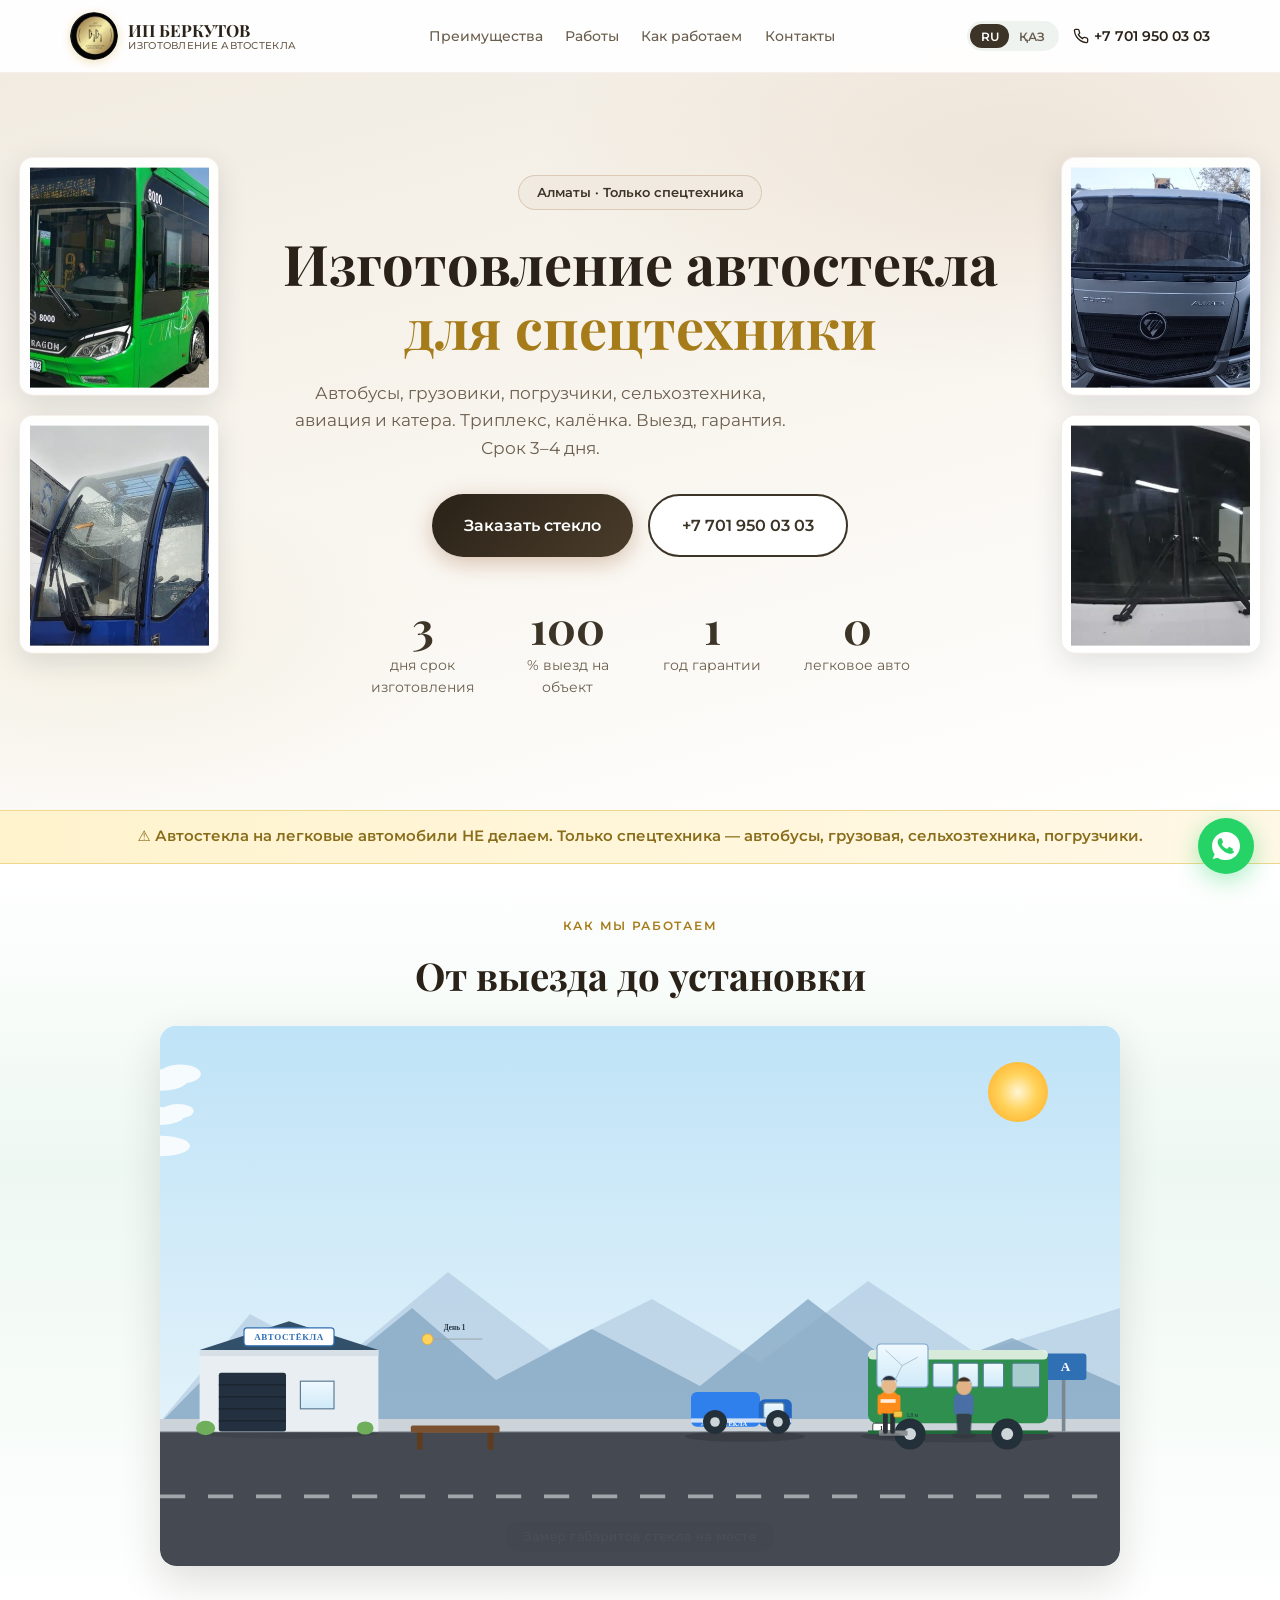
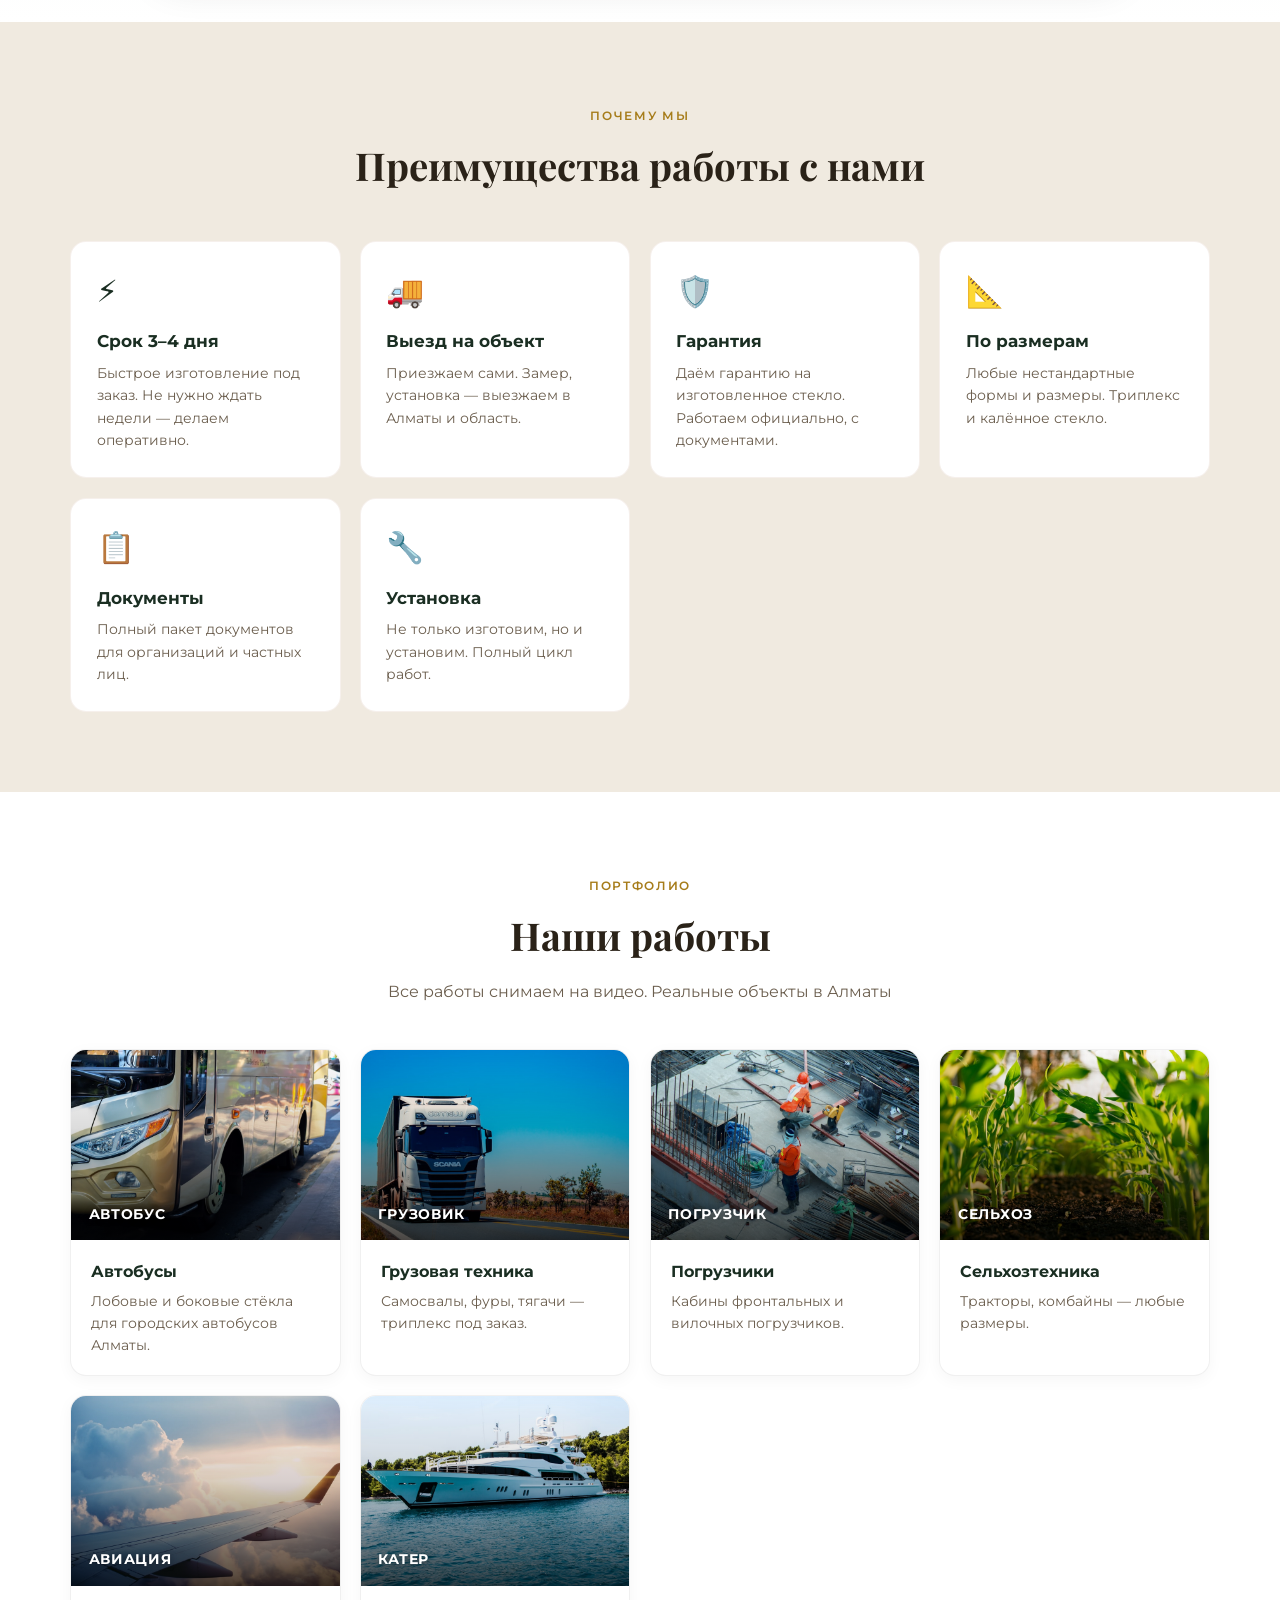
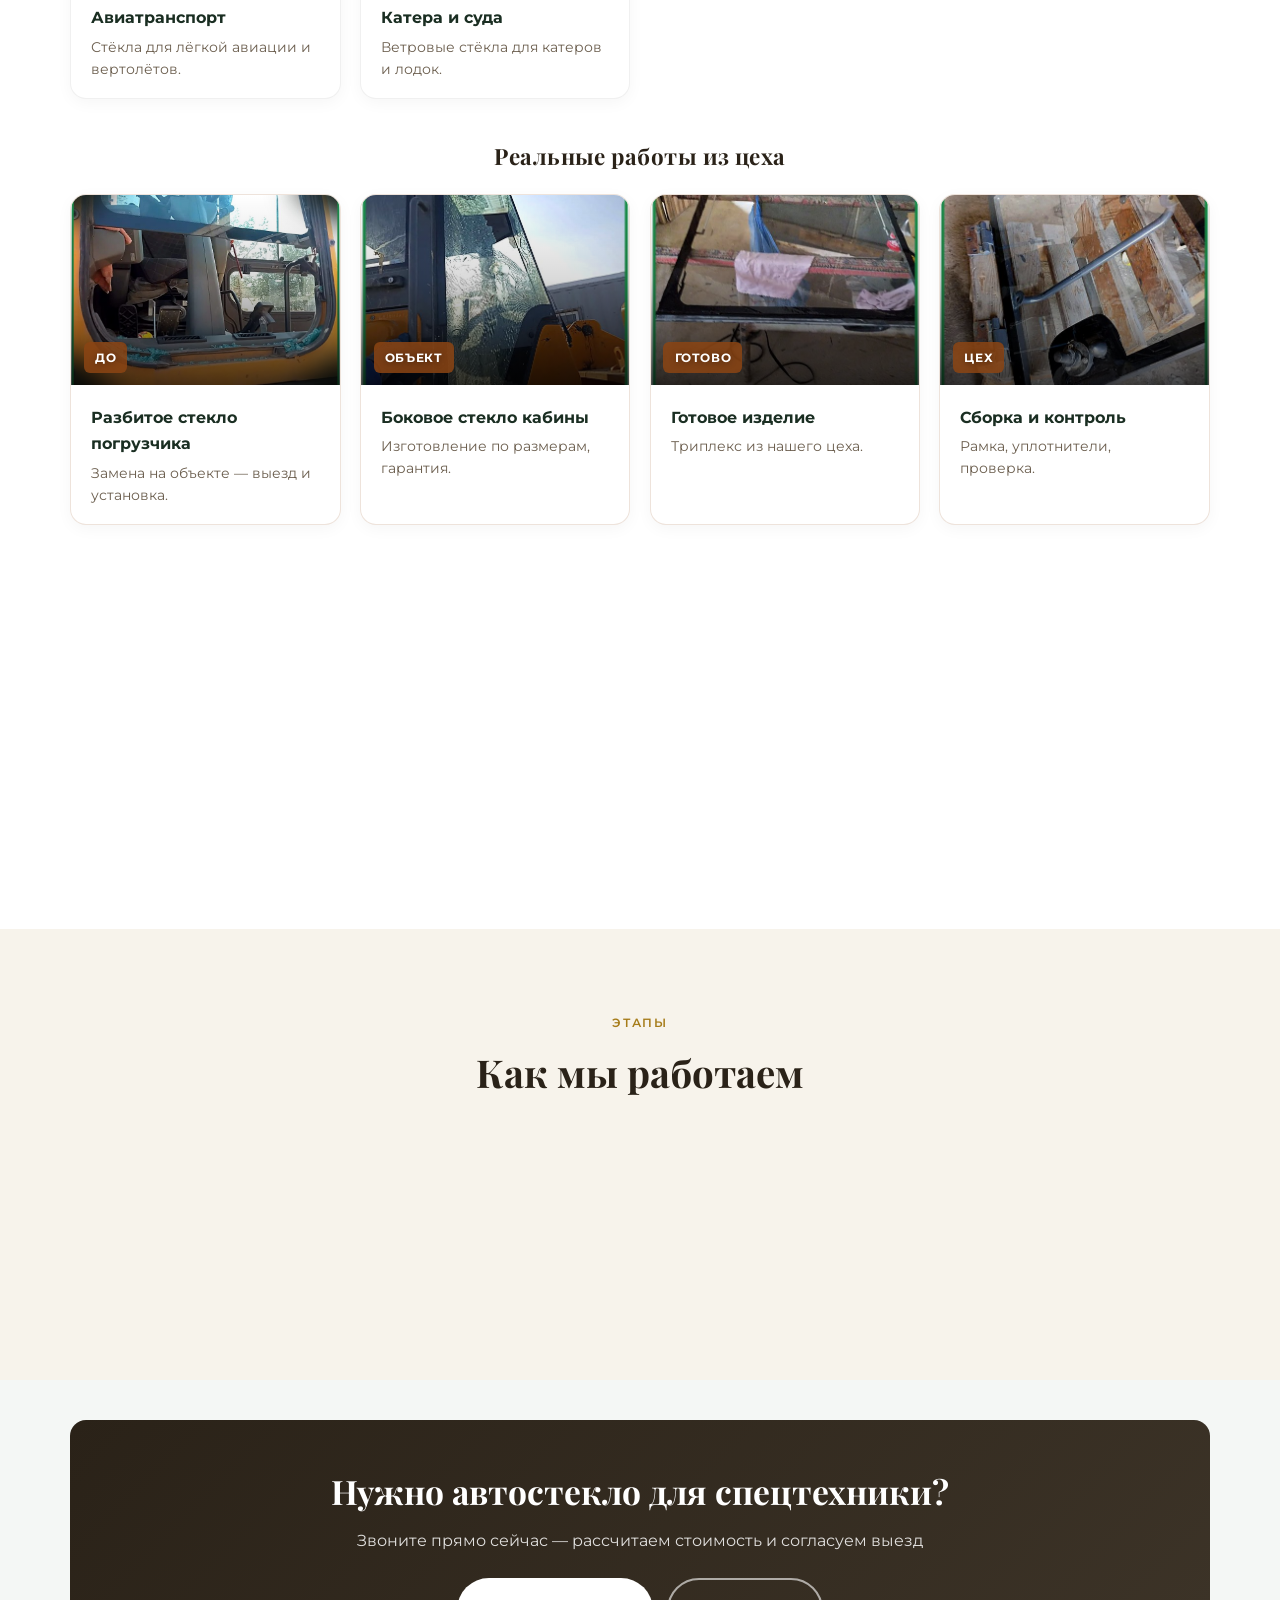
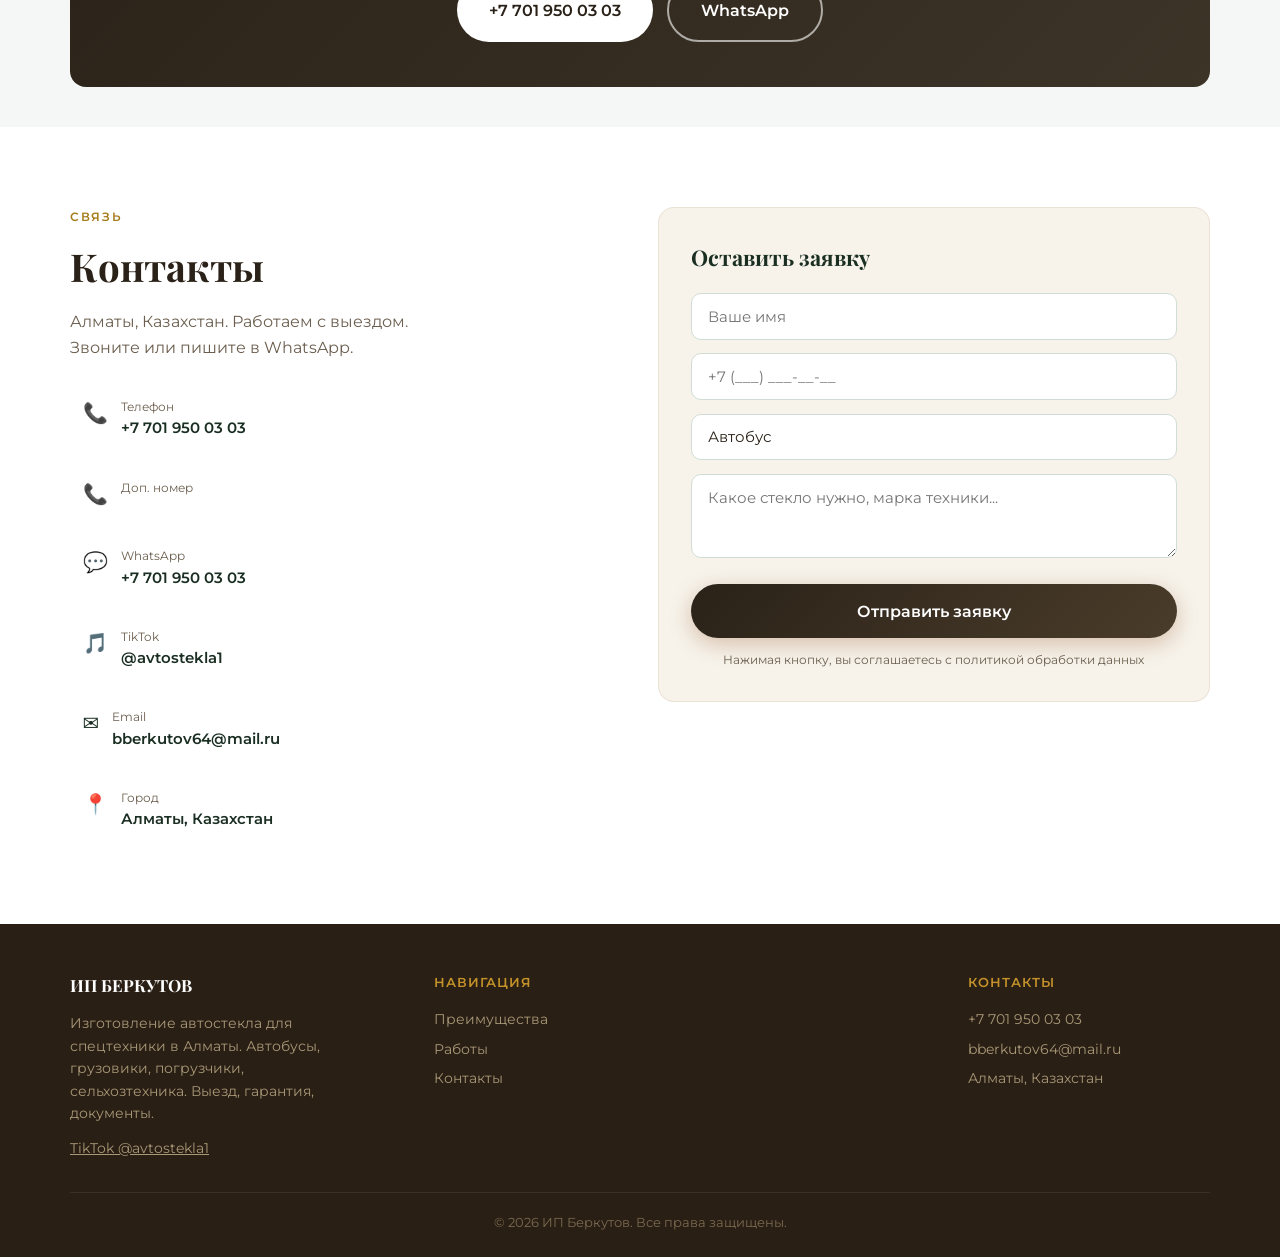
<file: index.html>
<!DOCTYPE html>
<html lang="ru">
<head>
  <meta charset="UTF-8">
  <meta name="viewport" content="width=device-width, initial-scale=1.0">
  <title>ИП Беркутов — Изготовление автостекла для спецтехники | Алматы</title>
  <meta name="description" content="Изготовление и установка автостекла для автобусов, грузовых, погрузчиков и сельхозтехники в Алматы. Выезд, гарантия, документы. Срок 3–4 дня.">
  <link rel="preconnect" href="https://fonts.googleapis.com">
  <link rel="preconnect" href="https://fonts.gstatic.com" crossorigin>
  <link href="https://fonts.googleapis.com/css2?family=Montserrat:wght@400;500;600;700;800&family=Playfair+Display:wght@600;700&display=swap" rel="stylesheet">
  <link rel="stylesheet" href="styles.css">
</head>
<body>
  <div class="preloader" id="preloader">
    <div class="preloader-inner">
      <div class="logo-preloader">ИП БЕРКУТОВ</div>
      <div class="loader-bar"><div class="loader-progress"></div></div>
    </div>
  </div>

  <a href="https://wa.me/77019500303" class="whatsapp-float" target="_blank" aria-label="WhatsApp">
    <svg viewBox="0 0 32 32" fill="currentColor"><path d="M16.004 0h-.008C7.174 0 .004 7.17.004 16c0 3.5 1.128 6.744 3.046 9.378L.69 30.83l5.63-1.477A15.9 15.9 0 0 0 16 32c8.83 0 16-7.17 16-16S24.83 0 16.004 0zm9.35 22.606c-.392 1.104-1.936 2.02-3.184 2.286-.848.18-1.954.322-5.68-1.222-4.776-1.98-7.86-6.84-8.1-7.156-.232-.316-1.936-2.58-1.936-4.92 0-2.34 1.224-3.49 1.66-3.968.392-.434.87-.542 1.16-.542.29 0 .58.002.834.016.268.012.626-.102.98.748.36.87 1.224 3 1.332 3.22.108.22.18.478.036.77-.14.29-.21.47-.414.722-.204.25-.43.56-.614.75-.204.22-.416.458-.178.9.238.44 1.06 1.75 2.276 2.834 1.564 1.396 2.884 1.83 3.296 2.034.412.204.652.17.894-.102.25-.278 1.06-1.236 1.342-1.66.282-.426.564-.354.95-.212.39.142 2.46 1.16 2.882 1.372.42.212.7.318.802.496.1.178.1 1.03-.29 2.134z"/></svg>
  </a>

  <div class="nav-overlay" id="navOverlay"></div>
  <header class="header" id="header">
    <div class="container header-inner">
      <a href="#" class="logo">
        <span class="logo-mark">
          <img src="logo.png" alt="ИП Беркутов — Изготовление автостекла" width="52" height="52">
        </span>
        <span class="logo-text-wrap">
          <span class="logo-gold">ИП БЕРКУТОВ</span>
          <span class="logo-sub">Изготовление автостекла</span>
        </span>
      </a>
      <nav class="nav" id="nav">
        <a href="#advantages" data-i18n="nav_advantages">Преимущества</a>
        <a href="#works" data-i18n="nav_works">Работы</a>
        <a href="#story" data-i18n="nav_process">Как работаем</a>
        <a href="#contacts" data-i18n="nav_contacts">Контакты</a>
      </nav>
      <div class="header-right">
        <div class="lang-switch">
          <button class="lang-btn active" data-lang="ru">RU</button>
          <button class="lang-btn" data-lang="kk">ҚАЗ</button>
        </div>
        <a href="tel:+77019500303" class="header-phone">
          <svg width="16" height="16" viewBox="0 0 24 24" fill="none" stroke="currentColor" stroke-width="2"><path d="M22 16.92v3a2 2 0 0 1-2.18 2 19.79 19.79 0 0 1-8.63-3.07 19.5 19.5 0 0 1-6-6 19.79 19.79 0 0 1-3.07-8.67A2 2 0 0 1 4.11 2h3a2 2 0 0 1 2 1.72 12.84 12.84 0 0 0 .7 2.81 2 2 0 0 1-.45 2.11L8.09 9.91a16 16 0 0 0 6 6l1.27-1.27a2 2 0 0 1 2.11-.45 12.84 12.84 0 0 0 2.81.7A2 2 0 0 1 22 16.92z"/></svg>
          +7 701 950 03 03
        </a>
        <button class="btn btn-primary btn-sm header-cta" data-open-modal data-i18n="cta_order">Заказать стекло</button>
        <button class="burger" id="burger" aria-label="Menu">
          <span></span><span></span><span></span>
        </button>
      </div>
    </div>
  </header>

  <section class="hero" id="hero">

    
    
    
    
    <div class="side-fleet side-left" aria-hidden="true">
      <div class="fleet-card fc1">
        <div class="fleet-photo" style="background-image:url(fleet-bus.jpg)"></div>
      </div>
      <div class="fleet-card fc2">
        <div class="fleet-photo" style="background-image:url(fleet-crane.jpg)"></div>
      </div>
    </div>
    <div class="side-fleet side-right" aria-hidden="true">
      <div class="fleet-card fc3">
        <div class="fleet-photo" style="background-image:url(fleet-truck.jpg)"></div>
      </div>
      <div class="fleet-card fc4">
        <div class="fleet-photo" style="background-image:url(fleet-bus2.jpg)"></div>
      </div>
    </div>
    <div class="hero-bg">
      <div class="hero-gradient"></div>
      <div class="hero-particles" id="particles"></div>
      <div class="hero-shape shape-1"></div>
      <div class="hero-shape shape-2"></div>
    </div>
    <div class="container hero-content">
      <div class="hero-badge" data-i18n="hero_badge">Алматы · Только спецтехника</div>
      <h1 class="hero-title">
        <span data-i18n="hero_title1">Изготовление автостекла</span>
        <span class="gold" data-i18n="hero_title2">для спецтехники</span>
      </h1>
      <p class="hero-subtitle" data-i18n="hero_subtitle">Автобусы, грузовики, погрузчики, сельхозтехника, авиация и катера. Триплекс, калёнка. Выезд, гарантия. Срок 3–4 дня.</p>
      <div class="hero-actions">
        <button class="btn btn-primary btn-lg" data-open-modal data-i18n="cta_order">Заказать стекло</button>
        <a href="tel:+77019500303" class="btn btn-outline btn-lg">+7 701 950 03 03</a>
      </div>
      <div class="hero-stats">
        <div class="stat">
          <div class="stat-num" data-count="3">0</div>
          <div class="stat-label" data-i18n="stat1">дня срок изготовления</div>
        </div>
        <div class="stat">
          <div class="stat-num" data-count="100">0</div>
          <div class="stat-label" data-i18n="stat2">% выезд на объект</div>
        </div>
        <div class="stat">
          <div class="stat-num" data-count="1">0</div>
          <div class="stat-label" data-i18n="stat3">год гарантии</div>
        </div>
        <div class="stat">
          <div class="stat-num" data-count="0">0</div>
          <div class="stat-label" data-i18n="stat4">легковое авто</div>
        </div>
      </div>
    </div>
    <div class="scroll-hint"><span></span></div>
  </section>

  <div class="warning-banner">
    <div class="container">
      <p data-i18n="warning">⚠ Автостекла на легковые автомобили НЕ делаем. Только спецтехника — автобусы, грузовая, сельхозтехника, погрузчики.</p>
    </div>
  </div>

  <!-- Photo strip -->
      
  <!-- Animated story reel -->
  
  
  
  
  
  <section class="story-reel" id="story">
    <div class="container">
      <div class="section-header" style="margin-bottom:1.2rem">
        <span class="section-tag">Как мы работаем</span>
        <h2 class="section-title">От выезда до установки</h2>
      </div>
      <div class="anim-wrap">
        <iframe class="anim-frame" src="anim.html" title="Процесс работы" loading="lazy"></iframe>
      </div>
    </div>
  </section>






  </div>
  </div>
  </div>


  <section class="section advantages" id="advantages">
    <div class="container">
      <div class="section-header light">
        <span class="section-tag" data-i18n="adv_tag">Почему мы</span>
        <h2 class="section-title" data-i18n="adv_title">Преимущества работы с нами</h2>
      </div>
      <div class="advantages-grid">
        <div class="adv-card" data-aos>
          <div class="adv-icon">⚡</div>
          <h3 data-i18n="adv1_title">Срок 3–4 дня</h3>
          <p data-i18n="adv1_desc">Быстрое изготовление под заказ. Не нужно ждать недели — делаем оперативно.</p>
        </div>
        <div class="adv-card" data-aos>
          <div class="adv-icon">🚚</div>
          <h3 data-i18n="adv2_title">Выезд на объект</h3>
          <p data-i18n="adv2_desc">Приезжаем сами. Замер, установка — выезжаем в Алматы и область.</p>
        </div>
        <div class="adv-card" data-aos>
          <div class="adv-icon">🛡️</div>
          <h3 data-i18n="adv3_title">Гарантия</h3>
          <p data-i18n="adv3_desc">Даём гарантию на изготовленное стекло. Работаем официально, с документами.</p>
        </div>
        <div class="adv-card" data-aos>
          <div class="adv-icon">📐</div>
          <h3 data-i18n="adv4_title">По размерам</h3>
          <p data-i18n="adv4_desc">Любые нестандартные формы и размеры. Триплекс и калённое стекло.</p>
        </div>
        <div class="adv-card" data-aos>
          <div class="adv-icon">📋</div>
          <h3 data-i18n="adv5_title">Документы</h3>
          <p data-i18n="adv5_desc">Полный пакет документов для организаций и частных лиц.</p>
        </div>
        <div class="adv-card" data-aos>
          <div class="adv-icon">🔧</div>
          <h3 data-i18n="adv6_title">Установка</h3>
          <p data-i18n="adv6_desc">Не только изготовим, но и установим. Полный цикл работ.</p>
        </div>
      </div>
    </div>
  </section>

  <section class="section works" id="works">
    <div class="container">
      <div class="section-header">
        <span class="section-tag" data-i18n="works_tag">Портфолио</span>
        <h2 class="section-title" data-i18n="works_title">Наши работы</h2>
        <p class="section-desc" data-i18n="works_desc">Все работы снимаем на видео. Реальные объекты в Алматы</p>
      </div>
      <div class="works-grid">
        <div class="work-card" data-aos>
          <div class="work-img" style="background-image:url(bus.jpg)"><div class="work-overlay"></div><span class="work-label">Автобус</span></div>
          <div class="work-body"><h3>Автобусы</h3><p>Лобовые и боковые стёкла для городских автобусов Алматы.</p></div>
        </div>
        <div class="work-card" data-aos>
          <div class="work-img" style="background-image:url(truck.jpg)"><div class="work-overlay"></div><span class="work-label">Грузовик</span></div>
          <div class="work-body"><h3>Грузовая техника</h3><p>Самосвалы, фуры, тягачи — триплекс под заказ.</p></div>
        </div>
        <div class="work-card" data-aos>
          <div class="work-img" style="background-image:url(loader.jpg)"><div class="work-overlay"></div><span class="work-label">Погрузчик</span></div>
          <div class="work-body"><h3>Погрузчики</h3><p>Кабины фронтальных и вилочных погрузчиков.</p></div>
        </div>
        <div class="work-card" data-aos>
          <div class="work-img" style="background-image:url(agro.jpg)"><div class="work-overlay"></div><span class="work-label">Сельхоз</span></div>
          <div class="work-body"><h3>Сельхозтехника</h3><p>Тракторы, комбайны — любые размеры.</p></div>
        </div>
        <div class="work-card" data-aos>
          <div class="work-img" style="background-image:url(plane.jpg)"><div class="work-overlay"></div><span class="work-label">Авиация</span></div>
          <div class="work-body"><h3>Авиатранспорт</h3><p>Стёкла для лёгкой авиации и вертолётов.</p></div>
        </div>
        <div class="work-card" data-aos>
          <div class="work-img" style="background-image:url(boat.jpg)"><div class="work-overlay"></div><span class="work-label">Катер</span></div>
          <div class="work-body"><h3>Катера и суда</h3><p>Ветровые стёкла для катеров и лодок.</p></div>
        </div>
      </div>

      <h3 class="works-subtitle" style="text-align:center;margin:2.5rem 0 1.2rem;font-family:'Playfair Display',serif;font-size:1.4rem;color:var(--green-dark)">Реальные работы из цеха</h3>
      <div class="works-grid works-real">
        <div class="work-card work-real" data-aos>
          <div class="work-img" style="background-image:url(real1.jpg)"><div class="work-overlay"></div><span class="work-label">До</span></div>
          <div class="work-body"><h3>Разбитое стекло погрузчика</h3><p>Замена на объекте — выезд и установка.</p></div>
        </div>
        <div class="work-card work-real" data-aos>
          <div class="work-img" style="background-image:url(real2.jpg)"><div class="work-overlay"></div><span class="work-label">Объект</span></div>
          <div class="work-body"><h3>Боковое стекло кабины</h3><p>Изготовление по размерам, гарантия.</p></div>
        </div>
        <div class="work-card work-real" data-aos>
          <div class="work-img" style="background-image:url(real3.jpg)"><div class="work-overlay"></div><span class="work-label">Готово</span></div>
          <div class="work-body"><h3>Готовое изделие</h3><p>Триплекс из нашего цеха.</p></div>
        </div>
        <div class="work-card work-real" data-aos>
          <div class="work-img" style="background-image:url(real4.jpg)"><div class="work-overlay"></div><span class="work-label">Цех</span></div>
          <div class="work-body"><h3>Сборка и контроль</h3><p>Рамка, уплотнители, проверка.</p></div>
        </div>
        <div class="work-card work-real" data-aos>
          <div class="work-img" style="background-image:url(real5.jpg)"><div class="work-overlay"></div><span class="work-label">MST</span></div>
          <div class="work-body"><h3>Кабина MST</h3><p>Нестандартная форма по образцу.</p></div>
        </div>
        <div class="work-card work-real" data-aos>
          <div class="work-img" style="background-image:url(real6.jpg)"><div class="work-overlay"></div><span class="work-label">Окно</span></div>
          <div class="work-body"><h3>Боковое окно / форточка</h3><p>Для автобусов и спецтехники.</p></div>
        </div>
      </div>

    </div>
  </section>

  <section class="section process" id="process">
    <div class="container">
      <div class="section-header">
        <span class="section-tag" data-i18n="process_tag">Этапы</span>
        <h2 class="section-title" data-i18n="process_title">Как мы работаем</h2>
      </div>
      <div class="process-timeline">
        <div class="process-step" data-aos>
          <div class="step-num">01</div>
          <h3 data-i18n="step1_title">Звонок / заявка</h3>
          <p data-i18n="step1_desc">Звоните или оставляете заявку. Описываете технику и что нужно.</p>
        </div>
        <div class="process-step" data-aos>
          <div class="step-num">02</div>
          <h3 data-i18n="step2_title">Замер</h3>
          <p data-i18n="step2_desc">Выезжаем на объект или принимаем ваши размеры. Уточняем детали.</p>
        </div>
        <div class="process-step" data-aos>
          <div class="step-num">03</div>
          <h3 data-i18n="step3_title">Изготовление</h3>
          <p data-i18n="step3_desc">Делаем стекло за 3–4 дня. Триплекс или калёнка — по задаче.</p>
        </div>
        <div class="process-step" data-aos>
          <div class="step-num">04</div>
          <h3 data-i18n="step4_title">Установка</h3>
          <p data-i18n="step4_desc">Привозим и устанавливаем. Гарантия и документы на руки.</p>
        </div>
      </div>
    </div>
  </section>

  <section class="section cta-section">
    <div class="container">
      <div class="cta-box">
        <h2 data-i18n="cta_title">Нужно автостекло для спецтехники?</h2>
        <p data-i18n="cta_desc">Звоните прямо сейчас — рассчитаем стоимость и согласуем выезд</p>
        <div class="cta-phones">
          <a href="tel:+77019500303" class="btn btn-primary btn-lg">+7 701 950 03 03</a>
          <a href="https://wa.me/77019500303" class="btn btn-outline btn-lg" target="_blank">WhatsApp</a>
        </div>
      </div>
    </div>
  </section>

  <section class="section contacts" id="contacts">
    <div class="container">
      <div class="contacts-grid">
        <div class="contacts-info">
          <span class="section-tag" data-i18n="contacts_tag">Связь</span>
          <h2 class="section-title" data-i18n="contacts_title">Контакты</h2>
          <p data-i18n="contacts_desc">Алматы, Казахстан. Работаем с выездом. Звоните или пишите в WhatsApp.</p>
          <div class="contact-items">
            <a href="tel:+77019500303" class="contact-item">
              <div class="contact-icon">📞</div>
              <div>
                <div class="contact-label" data-i18n="phone_label">Телефон</div>
                <div class="contact-value">+7 701 950 03 03</div>
              </div>
            </a>
            <a href="tel:+77019500303" class="contact-item">
              <div class="contact-icon">📞</div>
              <div>
                <div class="contact-label" data-i18n="phone_label2">Доп. номер</div>
                <div class="contact-value"></div>
              </div>
            </a>
            <a href="https://wa.me/77019500303" class="contact-item" target="_blank">
              <div class="contact-icon">💬</div>
              <div>
                <div class="contact-label">WhatsApp</div>
                <div class="contact-value">+7 701 950 03 03</div>
              </div>
            </a>
            <a href="https://www.tiktok.com/@avtostekla1" class="contact-item" target="_blank" rel="noopener">
              <div class="contact-icon">🎵</div>
              <div>
                <div class="contact-label">TikTok</div>
                <div class="contact-value">@avtostekla1</div>
              </div>
            </a>
            <a href="mailto:bberkutov64@mail.ru" class="contact-item">
              <div class="contact-icon">✉️</div>
              <div>
                <div class="contact-label">Email</div>
                <div class="contact-value">bberkutov64@mail.ru</div>
              </div>
            </a>
            <div class="contact-item">
              <div class="contact-icon">📍</div>
              <div>
                <div class="contact-label" data-i18n="city_label">Город</div>
                <div class="contact-value">Алматы, Казахстан</div>
              </div>
            </div>
          </div>
        </div>
        <form class="contact-form" id="contact-form">
          <h3 data-i18n="form_title">Оставить заявку</h3>
          <div class="form-group">
            <input type="text" name="name" required placeholder="Ваше имя" data-i18n-placeholder="form_name">
          </div>
          <div class="form-group">
            <input type="tel" name="phone" required placeholder="+7 (___) ___-__-__" data-i18n-placeholder="form_phone">
          </div>
          <div class="form-group">
            <select name="tech">
              <option value="bus" data-i18n="tech_bus">Автобус</option>
              <option value="truck" data-i18n="tech_truck">Грузовая</option>
              <option value="loader" data-i18n="tech_loader">Погрузчик</option>
              <option value="agro" data-i18n="tech_agro">Сельхозтехника</option>
              <option value="other" data-i18n="tech_other">Другая спецтехника</option>
            </select>
          </div>
          <div class="form-group">
            <textarea name="message" rows="3" placeholder="Какое стекло нужно, марка техники..." data-i18n-placeholder="form_message"></textarea>
          </div>
          <button type="submit" class="btn btn-primary btn-lg" data-i18n="form_submit">Отправить заявку</button>
          <p class="form-note" data-i18n="form_note">Нажимая кнопку, вы соглашаетесь с политикой обработки данных</p>
        </form>
      </div>
    </div>
  </section>

  <footer class="footer">
    <div class="container">
      <div class="footer-grid">
        <div class="footer-brand">
          <a href="#" class="logo"><span class="logo-gold">ИП БЕРКУТОВ</span></a>
          <p data-i18n="footer_desc">Изготовление автостекла для спецтехники в Алматы. Автобусы, грузовики, погрузчики, сельхозтехника. Выезд, гарантия, документы.</p>
          <p class="footer-social" style="margin-top:0.8rem">
            <a href="https://www.tiktok.com/@avtostekla1" target="_blank" rel="noopener" style="color:inherit;text-decoration:underline">TikTok @avtostekla1</a>
          </p>
        </div>
        <div class="footer-col">
          <h4 data-i18n="footer_nav">Навигация</h4>
            <a href="#advantages" data-i18n="nav_advantages">Преимущества</a>
          <a href="#works" data-i18n="nav_works">Работы</a>
          <a href="#contacts" data-i18n="nav_contacts">Контакты</a>
        </div>
        <div class="footer-col">
          </div>
        <div class="footer-col">
          <h4 data-i18n="footer_contacts">Контакты</h4>
          <a href="tel:+77019500303">+7 701 950 03 03</a>
          <a href="tel:+77019500303"></a>
          <a href="mailto:bberkutov64@mail.ru">bberkutov64@mail.ru</a>
          <p>Алматы, Казахстан</p>
        </div>
      </div>
      <div class="footer-bottom">
        <p>© 2026 ИП Беркутов. <span data-i18n="footer_rights">Все права защищены.</span></p>
      </div>
    </div>
  </footer>

  <div class="modal" id="modal">
    <div class="modal-overlay" data-close-modal></div>
    <div class="modal-content">
      <button class="modal-close" data-close-modal>&times;</button>
      <h3 data-i18n="modal_title">Заказать автостекло</h3>
      <p data-i18n="modal_desc">Оставьте номер — перезвоним и рассчитаем стоимость</p>
      <form id="modal-form">
        <div class="form-group">
          <input type="text" name="name" required placeholder="Ваше имя" data-i18n-placeholder="form_name">
        </div>
        <div class="form-group">
          <input type="tel" name="phone" required placeholder="+7 (___) ___-__-__" data-i18n-placeholder="form_phone">
        </div>
        <div class="form-group">
          <select name="tech">
            <option value="bus" data-i18n="tech_bus">Автобус</option>
            <option value="truck" data-i18n="tech_truck">Грузовая</option>
            <option value="loader" data-i18n="tech_loader">Погрузчик</option>
            <option value="agro" data-i18n="tech_agro">Сельхозтехника</option>
            <option value="other" data-i18n="tech_other">Другая спецтехника</option>
          </select>
        </div>
        <button type="submit" class="btn btn-primary btn-lg" data-i18n="form_submit">Отправить</button>
      </form>
    </div>
  </div>

  <div class="toast" id="toast"><span id="toast-text"></span></div>
  <script src="script.js"></script>
</body>
</html>
</file>
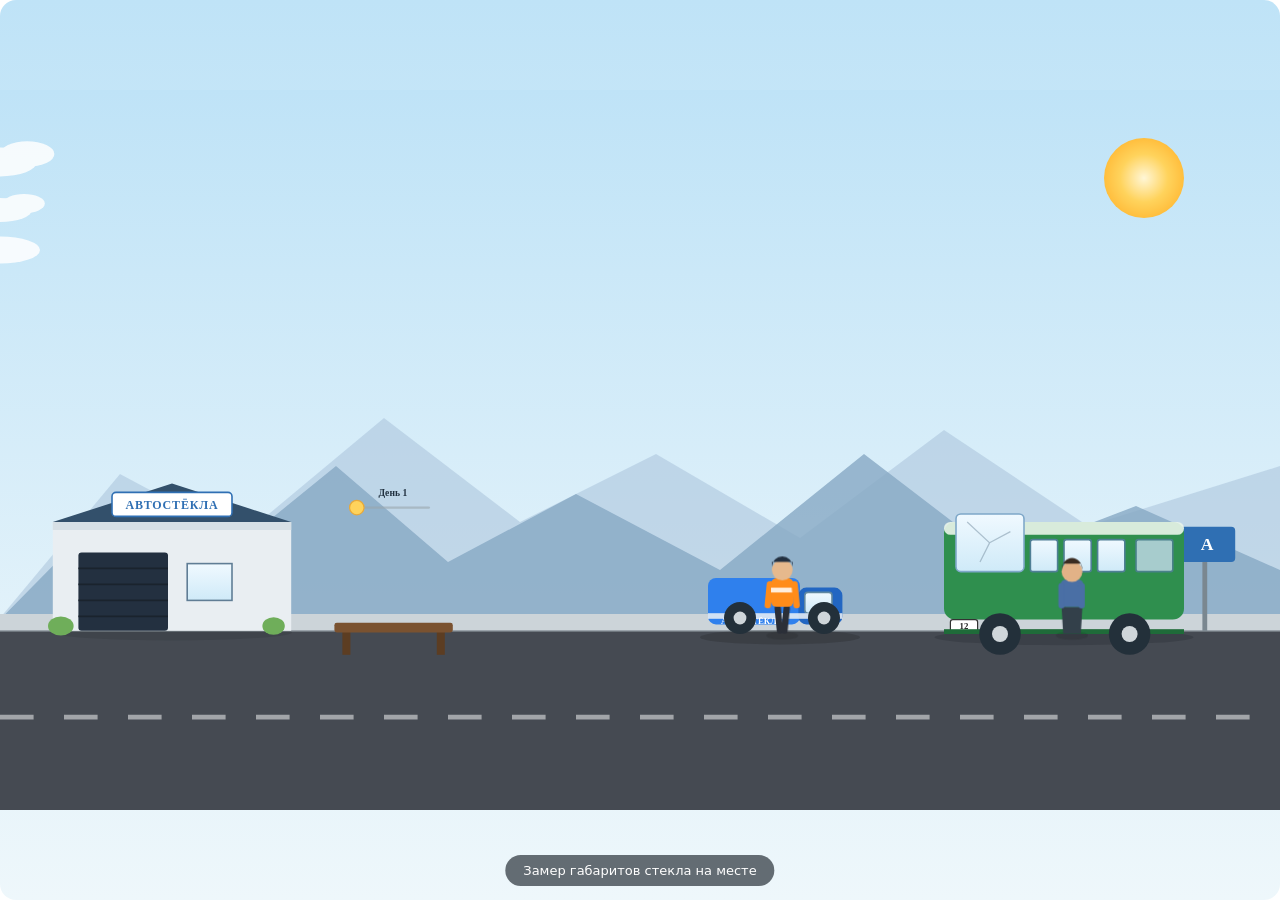
<file: anim.html>
<!DOCTYPE html>
<html lang="ru">
<head>
<meta charset="UTF-8">
<meta name="viewport" content="width=device-width, initial-scale=1">
<title>Процесс</title>
<style>
  :root{
    --sky-top:#bfe3f7; --sky-bottom:#eef7fb;
    --mtn-back:#a9c3da; --mtn-front:#87a9c5; --mtn-snow:#f6fafd;
    --sidewalk:#ccd4d9; --road:#454a52; --road-line:#eef0f1;
    --wall:#e9eef2; --wall-shade:#d7e0e6; --roof:#33506b; --sign:#2f6fb3;
    --bush:#6fae5a; --bush-dark:#54903f;
    --van-body:#2f80ed; --van-body-dark:#2266c2; --van-dark:#233040;
    --bus-body:#2f8f4e; --bus-dark:#1f6b39; --bus-trim:#eaf6ea;
    --vest:#ff8c1a; --pants:#2b2f38; --skin:#e6b98d; --cap:#233040;
    --client-shirt:#4a6fa5; --client-pants:#33404a; --client-skin:#e2b287; --client-hair:#3a2c22;
    --glass-clean:#cfeaf8; --glass-raw:#d7ddd7; --glass-stroke:#7fa8c9;
    --tool-yellow:#f2c94c; --tool-dark:#5c636b;
    --ink:#20303f;
  }
  *{box-sizing:border-box;margin:0;padding:0;}
  html,body{width:100%;height:100%;overflow:hidden;background:transparent;}
  .stage{
    position:relative;width:100%;height:100%;
    border-radius:16px;overflow:hidden;
    background:linear-gradient(var(--sky-top),var(--sky-bottom));
  }
  .stage svg{display:block;width:100%;height:100%;}
  .cloud{fill:#ffffff;opacity:.85;}
  .cloud1{animation:cloudDrift 46s linear infinite;}
  .cloud2{animation:cloudDrift 62s linear infinite;animation-delay:-20s;}
  .cloud3{animation:cloudDrift 54s linear infinite;animation-delay:-8s;}
  @keyframes cloudDrift{from{transform:translateX(-220px);}to{transform:translateX(1820px);}}
  .sun{animation:sunPulse 5s ease-in-out infinite;transform-origin:1430px 110px;}
  @keyframes sunPulse{0%,100%{opacity:1;}50%{opacity:.88;}}
  .caption{
    position:absolute;left:50%;bottom:14px;transform:translateX(-50%);
    background:rgba(15,23,32,.62);color:#fff;
    padding:8px 18px;border-radius:999px;font-size:13px;font-weight:500;
    white-space:nowrap;opacity:0;transition:opacity .35s ease;
    font-family:system-ui,sans-serif;pointer-events:none;
  }
  .caption.show{opacity:1;}
</style>
</head>
<body>
<div class="stage" id="stage">
<svg viewBox="0 0 1600 900" xmlns="http://www.w3.org/2000/svg">
  <defs>
    <linearGradient id="skyGrad" x1="0" y1="0" x2="0" y2="1">
      <stop offset="0" stop-color="var(--sky-top)"/><stop offset="1" stop-color="var(--sky-bottom)"/>
    </linearGradient>
    <radialGradient id="sunGrad" cx="50%" cy="50%" r="50%">
      <stop offset="0%" stop-color="#fff6d6"/><stop offset="60%" stop-color="#ffd35c"/><stop offset="100%" stop-color="#ffbe3d"/>
    </radialGradient>
    <linearGradient id="glassGrad" x1="0" y1="0" x2="0" y2="1">
      <stop offset="0" stop-color="#f0f9ff"/><stop offset="1" stop-color="var(--glass-clean)"/>
    </linearGradient>
  </defs>
  <rect x="0" y="0" width="1600" height="900" fill="url(#skyGrad)"/>
  <circle class="sun" cx="1430" cy="110" r="50" fill="url(#sunGrad)"/>
  <g class="cloud cloud1"><ellipse cx="0" cy="90" rx="46" ry="18"/><ellipse cx="34" cy="80" rx="34" ry="16"/><ellipse cx="-30" cy="84" rx="28" ry="14"/></g>
  <g class="cloud cloud2"><ellipse cx="0" cy="150" rx="40" ry="15"/><ellipse cx="30" cy="142" rx="26" ry="12"/></g>
  <g class="cloud cloud3"><ellipse cx="0" cy="200" rx="50" ry="17"/><ellipse cx="-34" cy="196" rx="30" ry="13"/></g>
  <polygon fill="var(--mtn-back)" opacity=".55" points="0,660 150,480 300,560 480,410 650,540 820,455 1000,560 1180,425 1360,545 1600,470 1600,660 0,660"/>
  <polygon fill="var(--mtn-front)" opacity=".8" points="0,662 120,540 260,600 420,470 560,590 720,505 900,600 1080,455 1250,585 1420,520 1600,600 1600,662 0,662"/>
  <rect x="0" y="655" width="1600" height="21" fill="var(--sidewalk)"/>
  <rect x="0" y="676" width="1600" height="224" fill="var(--road)"/>
  <line x1="0" y1="676" x2="1600" y2="676" stroke="#9aa3aa" stroke-width="2"/>
  <line x1="0" y1="784" x2="1600" y2="784" stroke="var(--road-line)" stroke-width="6" stroke-dasharray="42 38" opacity=".55"/>
  <g><rect x="1503" y="586" width="6" height="90" fill="#7a8790"/><rect x="1474" y="546" width="70" height="44" rx="5" fill="#2f6fb3"/><text x="1509" y="575" font-size="22" font-weight="700" fill="#fff" text-anchor="middle">А</text></g>
  <g id="workshop">
    <ellipse cx="215" cy="678" rx="150" ry="10" fill="rgba(20,25,30,.12)"/>
    <polygon points="66,540 215,492 364,540" fill="var(--roof)"/>
    <rect x="66" y="540" width="298" height="136" fill="var(--wall)"/>
    <rect x="66" y="540" width="298" height="10" fill="var(--wall-shade)"/>
    <rect x="140" y="503" width="150" height="30" rx="5" fill="#fff" stroke="var(--sign)" stroke-width="2"/>
    <text x="215" y="524" font-size="15" font-weight="700" fill="var(--sign)" text-anchor="middle" letter-spacing="1">АВТОСТЁКЛА</text>
    <rect x="98" y="578" width="112" height="98" rx="4" fill="var(--van-dark)"/>
    <line x1="98" y1="598" x2="210" y2="598" stroke="#1a232d" stroke-width="2"/>
    <line x1="98" y1="618" x2="210" y2="618" stroke="#1a232d" stroke-width="2"/>
    <line x1="98" y1="638" x2="210" y2="638" stroke="#1a232d" stroke-width="2"/>
    <line x1="98" y1="658" x2="210" y2="658" stroke="#1a232d" stroke-width="2"/>
    <rect x="234" y="592" width="56" height="46" fill="url(#glassGrad)" stroke="#607d95" stroke-width="2"/>
    <ellipse cx="76" cy="670" rx="16" ry="12" fill="var(--bush)"/><ellipse cx="342" cy="670" rx="14" ry="11" fill="var(--bush)"/>
  </g>
  <g id="workbench">
    <rect x="428" y="676" width="10" height="30" fill="#5c3d22"/><rect x="546" y="676" width="10" height="30" fill="#5c3d22"/>
    <rect x="418" y="666" width="148" height="12" rx="3" fill="#7a5230"/>
    <g id="dayNight">
      <line x1="446" y1="522" x2="536" y2="522" stroke="#9aa6ad" stroke-width="3" stroke-linecap="round" opacity=".6"/>
      <g id="dayIconSlider" style="transform:translateX(0px);">
        <g id="sunIcon" style="opacity:1;"><circle cx="446" cy="522" r="9" fill="#ffd35c" stroke="#e8a93a" stroke-width="1.5"/></g>
        <g id="moonIcon" style="opacity:0;"><circle cx="446" cy="522" r="9" fill="#c9d3da"/><circle cx="450" cy="518" r="7" fill="#eef2f4"/></g>
      </g>
      <text id="dayLabel" x="491" y="507" font-size="12" text-anchor="middle" fill="var(--ink)" font-weight="600">День 1</text>
    </g>
    <rect id="rawGlass" x="440" y="562" width="100" height="80" rx="4" fill="var(--glass-raw)" stroke="var(--glass-stroke)" stroke-width="2" opacity="0"/>
    <rect id="scoreLine" x="440" y="562" width="100" height="80" rx="4" fill="none" stroke="#fff" stroke-width="2.5" stroke-dasharray="360" stroke-dashoffset="360" opacity=".9"/>
    <rect id="shineSweep" x="435" y="558" width="14" height="88" fill="#fff" opacity="0" transform="translate(-60px,0px) skewX(-18)"/>
    <g id="sparks" opacity="0"><circle cx="470" cy="562" r="3" fill="#fff6c9"/><circle cx="500" cy="562" r="2.5" fill="#ffe9a0"/><circle cx="520" cy="562" r="3" fill="#fff6c9"/></g>
  </g>
  <g id="bus" transform="translate(1180,680)">
    <ellipse cx="150" cy="4" rx="162" ry="10" fill="rgba(20,25,30,.2)"/>
    <rect x="0" y="-140" width="300" height="122" rx="14" fill="var(--bus-body)"/>
    <rect x="0" y="-140" width="300" height="16" rx="8" fill="var(--bus-trim)" opacity=".9"/>
    <rect x="15" y="-150" width="85" height="72" rx="6" fill="#1c232b"/>
    <rect x="108" y="-118" width="34" height="40" rx="3" fill="url(#glassGrad)" stroke="#4f7f95" stroke-width="2"/>
    <rect x="150" y="-118" width="34" height="40" rx="3" fill="url(#glassGrad)" stroke="#4f7f95" stroke-width="2"/>
    <rect x="192" y="-118" width="34" height="40" rx="3" fill="url(#glassGrad)" stroke="#4f7f95" stroke-width="2"/>
    <rect x="240" y="-118" width="46" height="40" rx="3" fill="#bcd7e4" stroke="#4f7f95" stroke-width="2" opacity=".85"/>
    <rect x="8" y="-18" width="34" height="16" rx="3" fill="#fff" stroke="#333" stroke-width="1.5"/>
    <text x="25" y="-6" font-size="11" font-weight="700" text-anchor="middle" fill="#222">12</text>
    <rect x="0" y="-6" width="300" height="6" fill="var(--bus-dark)"/>
    <circle cx="70" cy="0" r="26" fill="#23303a"/><circle cx="70" cy="0" r="10" fill="#cfd6da"/>
    <circle cx="232" cy="0" r="26" fill="#23303a"/><circle cx="232" cy="0" r="10" fill="#cfd6da"/>
    <rect id="stepPlatform" x="18" y="-6" width="48" height="9" rx="2" fill="#8a8f94" opacity="0"/>
  </g>
  <g id="oldGlassPane" transform="translate(1195,530)" opacity="1">
    <rect width="85" height="72" rx="6" fill="url(#glassGrad)" stroke="var(--glass-stroke)" stroke-width="2"/>
    <path d="M14,10 L42,36 L30,60 M42,36 L68,22" stroke="#7f95a8" stroke-width="1.6" fill="none" opacity=".55"/>
  </g>
  <g id="newGlassPane" transform="translate(900,580)" opacity="0">
    <rect width="85" height="72" rx="6" fill="url(#glassGrad)" stroke="#6fa8cf" stroke-width="2"/>
    <rect x="8" y="6" width="14" height="60" fill="#fff" opacity=".35" transform="skewX(-14)"/>
  </g>
  <rect id="sealantLine" x="1195" y="530" width="85" height="72" rx="6" fill="none" stroke="#ff8c1a" stroke-width="3" stroke-dasharray="314" stroke-dashoffset="314"/>
  <g id="van" style="transform:translate(130px,680px) scaleX(1);">
    <ellipse cx="95" cy="4" rx="100" ry="9" fill="rgba(20,20,20,.2)"/>
    <rect x="5" y="-70" width="115" height="58" rx="10" fill="var(--van-body)"/>
    <rect x="118" y="-58" width="55" height="46" rx="10" fill="var(--van-body-dark)"/>
    <rect x="126" y="-52" width="34" height="26" rx="4" fill="url(#glassGrad)" stroke="#5f87a0" stroke-width="2"/>
    <rect id="rackGlass" x="14" y="-64" width="92" height="44" rx="4" fill="rgba(210,235,250,.65)" stroke="#8fb8d4" stroke-width="2" opacity="0"/>
    <rect x="5" y="-26" width="168" height="7" fill="#eef3f6" opacity=".85"/>
    <text x="60" y="-13" font-size="11" font-weight="700" fill="#fff" text-anchor="middle">АВТОСТЁКЛА</text>
    <g transform="translate(45,-20)"><g id="wheelVanBackRot" style="transform-origin:0px 0px;"><circle r="20" fill="#23303a"/><circle r="8" fill="#cfd6da"/></g></g>
    <g transform="translate(150,-20)"><g id="wheelVanFrontRot" style="transform-origin:0px 0px;"><circle r="20" fill="#23303a"/><circle r="8" fill="#cfd6da"/></g></g>
  </g>
  <g id="tech" style="transform:translate(210px,680px); opacity:0;">
    <g id="techBody">
      <ellipse cx="0" cy="2" rx="20" ry="5" fill="rgba(20,20,20,.15)"/>
      <g transform="translate(-6,-36)"><g id="legBackRot" style="transform-origin:0px 0px;"><rect x="-4" y="0" width="8" height="36" rx="4" fill="var(--pants)"/></g></g>
      <g transform="translate(6,-36)"><g id="legFrontRot" style="transform-origin:0px 0px;"><rect x="-4" y="0" width="8" height="36" rx="4" fill="var(--pants)"/></g></g>
      <g transform="translate(-15,-66)"><g id="armBackRot" style="transform-origin:0px 0px;"><rect x="-4" y="0" width="8" height="34" rx="4" fill="var(--vest)"/></g></g>
      <rect x="-14" y="-70" width="28" height="36" rx="7" fill="var(--vest)"/>
      <rect x="-14" y="-58" width="28" height="6" fill="#fff" opacity=".85"/>
      <g transform="translate(15,-66)">
        <g id="armFrontRot" style="transform-origin:0px 0px;">
          <rect x="-4" y="0" width="8" height="34" rx="4" fill="var(--vest)"/>
          <g id="handSlot" transform="translate(0,34)">
            <g id="toolTape" style="opacity:0;">
              <rect x="-7" y="-6" width="14" height="10" rx="2" fill="var(--tool-yellow)" stroke="#a67c00" stroke-width="1"/>
              <rect id="tapeLine" x="-2" y="0" width="4" height="0" fill="#f2f2f2"/>
              <text x="14" y="4" font-size="9" fill="var(--ink)">1,8 м</text>
            </g>
            <g id="toolClipboard" style="opacity:0;">
              <rect x="-8" y="-16" width="16" height="22" rx="2" fill="#fff" stroke="#8a9096" stroke-width="1.2"/>
              <path id="clipboardTick" d="M-4,-6 L-1,-2 L5,-9" fill="none" stroke="#2ecc71" stroke-width="2" stroke-dasharray="16" stroke-dashoffset="16"/>
            </g>
            <g id="toolSuction" style="opacity:0;">
              <rect x="-2" y="-18" width="4" height="12" fill="#8a8f94"/>
              <circle cy="0" r="9" fill="var(--tool-yellow)" stroke="#a67c00" stroke-width="1.6"/>
              <circle cy="0" r="4" fill="#fff" opacity=".35"/>
              <circle cx="-14" cy="2" r="7" fill="var(--tool-yellow)" stroke="#a67c00" stroke-width="1.4"/>
              <circle cx="14" cy="2" r="7" fill="var(--tool-yellow)" stroke="#a67c00" stroke-width="1.4"/>
            </g>
            <g id="toolSealant" style="opacity:0;">
              <rect x="-3" y="-4" width="18" height="8" rx="2" fill="var(--tool-dark)"/>
              <rect x="14" y="-2" width="8" height="4" fill="#2b2f38"/>
            </g>
            <g id="toolCutter" style="opacity:0;">
              <rect x="-2" y="-8" width="4" height="10" fill="#8a8f94"/>
              <polygon points="0,2 -4,10 4,10" fill="#3a4750"/>
            </g>
            <g id="toolRag" style="opacity:0;">
              <path d="M-8,-4 L6,-6 L8,6 L-6,8 Z" fill="#d9d2c4" stroke="#b7ad99" stroke-width="1"/>
            </g>
          </g>
        </g>
      </g>
      <circle cx="0" cy="-80" r="13" fill="var(--skin)"/>
      <path d="M-13,-84 A13,13 0 0 1 13,-84 L13,-90 L-13,-90 Z" fill="var(--cap)"/>
    </g>
  </g>
  <g id="client" style="transform:translate(1340px,680px);">
    <g id="clientBody">
      <ellipse cx="0" cy="2" rx="20" ry="5" fill="rgba(20,20,20,.15)"/>
      <path d="M-11,0 L-13,-34 L13,-34 L11,0 Z" fill="var(--client-pants)"/>
      <rect x="-14" y="-68" width="28" height="34" rx="6" fill="var(--client-shirt)"/>
      <g transform="translate(12,-64)"><rect x="-4" y="0" width="8" height="32" rx="4" fill="var(--client-shirt)"/></g>
      <g transform="translate(-13,-64)"><g id="clientArmRot" style="transform-origin:0px 0px;"><rect x="-4" y="0" width="8" height="32" rx="4" fill="var(--client-shirt)"/></g></g>
      <circle cx="0" cy="-78" r="13" fill="var(--client-skin)"/>
      <path d="M-13,-80 A13,15 0 0 1 13,-80 L11,-88 L-11,-88 Z" fill="var(--client-hair)"/>
    </g>
  </g>
  <g id="checkmark" transform="translate(1263,600)" style="opacity:0;">
    <circle r="17" fill="#2ecc71"/>
    <path d="M-8,0 L-2,7 L9,-8" stroke="#fff" stroke-width="4" fill="none" stroke-linecap="round"/>
  </g>
</svg>
<div class="caption" id="caption"></div>
</div>
<script>
(function(){
  const $ = id => document.getElementById(id);
  const wait = ms => new Promise(r => setTimeout(r, ms));
  const anim = (el, keyframes, opts) => el.animate(keyframes, Object.assign({fill:'forwards', easing:'ease-in-out'}, opts)).finished.catch(()=>{});
  const ROAD_Y = 680, VAN_WORKSHOP_X = 130, VAN_CLIENT_X = 880;
  const TECH_DOOR_OFFSET = 80;
  const TECH_WORKSHOP_X = VAN_WORKSHOP_X + TECH_DOOR_OFFSET;
  const TECH_CLIENT_EXIT_X = VAN_CLIENT_X + TECH_DOOR_OFFSET;
  const TECH_BUS_X = 1215, TECH_MEET_X = TECH_BUS_X + 35;
  const CLIENT_REST_X = 1340, CLIENT_MEET_X = 1270, WORKBENCH_X = 480;
  const FRAME_X = 1195, FRAME_Y = 530, SCORE_LEN = 360, SEAL_LEN = 314;
  const captionEl = $('caption');
  function setCaption(text){
    captionEl.classList.remove('show');
    setTimeout(()=>{ captionEl.textContent = text; captionEl.classList.add('show'); }, 220);
  }
  function showTool(name){
    ['toolTape','toolClipboard','toolSuction','toolSealant','toolRag','toolCutter'].forEach(id=>{
      $(id).style.opacity = (id === name) ? 1 : 0;
    });
  }
  function showCheckmark(){
    anim($('checkmark'), [
      {opacity:0, transform:'translate(1263px,600px) scale(0.3)'},
      {opacity:1, transform:'translate(1263px,600px) scale(1)'}
    ], {duration:260});
  }
  function hideCheckmark(instant){
    if(instant){ $('checkmark').style.opacity = 0; return; }
    anim($('checkmark'), [{opacity:0}], {duration:220});
  }
  function settleLimbs(){
    return Promise.all(['legFrontRot','legBackRot','armFrontRot','armBackRot'].map(id =>
      anim($(id), [{transform:'rotate(0deg)'}], {duration:180})
    ));
  }
  function startWalkCycle(){
    const dur = 280, iters = 6;
    const A = [{transform:'rotate(-16deg)'},{transform:'rotate(16deg)'},{transform:'rotate(-16deg)'}];
    const B = [{transform:'rotate(16deg)'},{transform:'rotate(-16deg)'},{transform:'rotate(16deg)'}];
    $('legFrontRot').animate(A, {duration:dur, iterations:iters, easing:'ease-in-out'});
    $('legBackRot').animate(B, {duration:dur, iterations:iters, easing:'ease-in-out'});
    $('armFrontRot').animate(B, {duration:dur, iterations:iters, easing:'ease-in-out'});
    $('armBackRot').animate(A, {duration:dur, iterations:iters, easing:'ease-in-out'});
  }
  async function walkTech(fromX, toX, duration){
    startWalkCycle();
    await anim($('tech'), [
      {transform:'translate('+fromX+'px,'+ROAD_Y+'px)'},
      {transform:'translate('+toX+'px,'+ROAD_Y+'px)'}
    ], {duration});
    await settleLimbs();
  }
  async function driveVan(fromX, toX, duration, flip){
    const s = flip ? ' scaleX(-1)' : ' scaleX(1)';
    const rot = flip ? 2200 : -2200;
    $('wheelVanFrontRot').animate([{transform:'rotate(0deg)'},{transform:'rotate('+rot+'deg)'}], {duration, easing:'linear'});
    $('wheelVanBackRot').animate([{transform:'rotate(0deg)'},{transform:'rotate('+rot+'deg)'}], {duration, easing:'linear'});
    await anim($('van'), [
      {transform:'translate('+fromX+'px,'+ROAD_Y+'px)'+s},
      {transform:'translate('+toX+'px,'+ROAD_Y+'px)'+s}
    ], {duration, easing:'ease-in-out'});
  }
  async function turnVan(x, toFlip){
    const from = toFlip ? ' scaleX(1)' : ' scaleX(-1)';
    const to = toFlip ? ' scaleX(-1)' : ' scaleX(1)';
    await anim($('van'), [
      {transform:'translate('+x+'px,'+ROAD_Y+'px)'+from},
      {transform:'translate('+x+'px,'+ROAD_Y+'px)'+to}
    ], {duration:260});
  }
  async function actDriveToClient(){
    setCaption('Выезжает на объект к заказчику');
    await wait(450);
    await driveVan(VAN_WORKSHOP_X, VAN_CLIENT_X, 3000, false);
  }
  async function actMeasure(){
    setCaption('Замер габаритов стекла на месте');
    $('tech').style.transform = 'translate('+TECH_CLIENT_EXIT_X+'px,'+ROAD_Y+'px)';
    $('tech').style.opacity = 1;
    await walkTech(TECH_CLIENT_EXIT_X, TECH_BUS_X, 900);
    $('stepPlatform').style.opacity = 1;
    showTool('toolTape');
    await anim($('armFrontRot'), [{transform:'rotate(-155deg)'}], {duration:400});
    $('tapeLine').setAttribute('height','0');
    await anim($('tapeLine'), [{height:'55'}], {duration:500});
    await wait(550);
    await anim($('tapeLine'), [{height:'0'}], {duration:280});
    await anim($('armFrontRot'), [{transform:'rotate(0deg)'}], {duration:280});
    showTool('toolClipboard');
    await wait(250);
    await anim($('clipboardTick'), [{strokeDashoffset:'0'}], {duration:320});
    await wait(500);
    showTool(null);
  }
  async function actAgree(){
    setCaption('Согласовывают заказ и сроки');
    await Promise.all([
      anim($('client'), [{transform:'translate('+CLIENT_MEET_X+'px,'+ROAD_Y+'px)'}], {duration:700}),
      anim($('tech'), [{transform:'translate('+TECH_MEET_X+'px,'+ROAD_Y+'px)'}], {duration:700})
    ]);
    await Promise.all([
      anim($('armFrontRot'), [{transform:'rotate(-100deg)'}], {duration:280}),
      anim($('clientArmRot'), [{transform:'rotate(100deg)'}], {duration:280})
    ]);
    await $('armFrontRot').animate([{transform:'rotate(-100deg)'},{transform:'rotate(-85deg)'},{transform:'rotate(-100deg)'}], {duration:190, iterations:3}).finished.catch(()=>{});
    showCheckmark(); await wait(850); hideCheckmark();
    await Promise.all([
      anim($('armFrontRot'), [{transform:'rotate(0deg)'}], {duration:280}),
      anim($('clientArmRot'), [{transform:'rotate(0deg)'}], {duration:280})
    ]);
  }
  async function actDriveBack(){
    setCaption('Едет в мастерскую готовить стекло');
    await walkTech(TECH_MEET_X, VAN_CLIENT_X + TECH_DOOR_OFFSET, 900);
    $('tech').style.opacity = 0;
    await turnVan(VAN_CLIENT_X, true);
    await driveVan(VAN_CLIENT_X, VAN_WORKSHOP_X, 2900, true);
  }
  async function actManufacture(){
    setCaption('Изготавливают стекло по размеру (1–4 дня)');
    $('tech').style.transform = 'translate('+TECH_WORKSHOP_X+'px,'+ROAD_Y+'px)';
    $('tech').style.opacity = 1;
    await walkTech(TECH_WORKSHOP_X, WORKBENCH_X, 900);
    await anim($('rawGlass'), [{opacity:1}], {duration:280});
    showTool('toolCutter');
    const sparkAnim = $('sparks').animate([{opacity:0},{opacity:1},{opacity:0}], {duration:110, iterations:12});
    await Promise.all([
      anim($('scoreLine'), [{strokeDashoffset:'0'}], {duration:1300}),
      $('armFrontRot').animate([{transform:'rotate(-10deg)'},{transform:'rotate(10deg)'},{transform:'rotate(-10deg)'}], {duration:250, iterations:5}).finished.catch(()=>{})
    ]);
    sparkAnim.cancel();
    showTool(null);
    await anim($('armFrontRot'), [{transform:'rotate(0deg)'}], {duration:200});
    await anim($('dayIconSlider'), [{transform:'translateX(0px)'},{transform:'translateX(45px)'}], {duration:500});
    $('sunIcon').style.opacity = 0; $('moonIcon').style.opacity = 1; $('dayLabel').textContent = 'Ночь';
    await anim($('rawGlass'), [{opacity:0.55}], {duration:400}); await wait(500);
    await anim($('dayIconSlider'), [{transform:'translateX(45px)'},{transform:'translateX(90px)'}], {duration:500});
    $('sunIcon').style.opacity = 1; $('moonIcon').style.opacity = 0; $('dayLabel').textContent = 'День 2';
    await anim($('rawGlass'), [{opacity:1, fill:'#cfeaf8'}], {duration:500});
    await anim($('shineSweep'), [
      {transform:'translate(-60px,0px) skewX(-18deg)', opacity:0},
      {transform:'translate(20px,0px) skewX(-18deg)', opacity:.85},
      {transform:'translate(100px,0px) skewX(-18deg)', opacity:0}
    ], {duration:650});
    await anim($('armFrontRot'), [{transform:'rotate(-40deg)'}], {duration:240}); await wait(380);
    await anim($('armFrontRot'), [{transform:'rotate(0deg)'}], {duration:240});
    await anim($('rawGlass'), [{opacity:0}], {duration:240});
    await walkTech(WORKBENCH_X, TECH_WORKSHOP_X, 900);
    $('tech').style.opacity = 0;
    await anim($('rackGlass'), [{opacity:1}], {duration:280});
  }
  async function actDriveToClient2(){
    setCaption('Везёт готовое стекло заказчику');
    await turnVan(VAN_WORKSHOP_X, false);
    await driveVan(VAN_WORKSHOP_X, VAN_CLIENT_X, 2900, false);
  }
  async function actInstall(){
    setCaption('Установка стекла');
    $('tech').style.transform = 'translate('+TECH_CLIENT_EXIT_X+'px,'+ROAD_Y+'px)';
    $('tech').style.opacity = 1;
    await walkTech(TECH_CLIENT_EXIT_X, TECH_BUS_X, 900);
    $('stepPlatform').style.opacity = 1;
    showTool('toolSuction');
    await anim($('armFrontRot'), [{transform:'rotate(-140deg)'}], {duration:380});
    await anim($('oldGlassPane'), [{transform:'translate('+(FRAME_X-35)+'px,'+(FRAME_Y+95)+'px)', opacity:.7}], {duration:700});
    await anim($('rackGlass'), [{opacity:0}], {duration:200});
    $('newGlassPane').style.transform = 'translate('+(VAN_CLIENT_X+20)+'px,580px)';
    $('newGlassPane').style.opacity = 1;
    await anim($('newGlassPane'), [{transform:'translate('+FRAME_X+'px,'+FRAME_Y+'px)'}], {duration:900});
    await anim($('armFrontRot'), [{transform:'rotate(0deg)'}], {duration:260});
    showTool('toolSealant');
    await Promise.all([
      anim($('sealantLine'), [{strokeDashoffset:'0'}], {duration:1200}),
      $('armFrontRot').animate([{transform:'rotate(-30deg)'},{transform:'rotate(10deg)'},{transform:'rotate(-30deg)'}], {duration:380, iterations:3}).finished.catch(()=>{})
    ]);
    await anim($('armFrontRot'), [{transform:'rotate(0deg)'}], {duration:220});
    showTool('toolRag'); await wait(500); showTool(null);
    $('stepPlatform').style.opacity = 0;
  }
  async function actFinalHandshake(){
    setCaption('Готово');
    await Promise.all([
      anim($('client'), [{transform:'translate('+CLIENT_MEET_X+'px,'+ROAD_Y+'px)'}], {duration:700}),
      anim($('tech'), [{transform:'translate('+TECH_MEET_X+'px,'+ROAD_Y+'px)'}], {duration:700})
    ]);
    await Promise.all([
      anim($('armFrontRot'), [{transform:'rotate(-100deg)'}], {duration:280}),
      anim($('clientArmRot'), [{transform:'rotate(100deg)'}], {duration:280})
    ]);
    await $('armFrontRot').animate([{transform:'rotate(-100deg)'},{transform:'rotate(-85deg)'},{transform:'rotate(-100deg)'}], {duration:190, iterations:3}).finished.catch(()=>{});
    showCheckmark(); await wait(1150);
  }
  function resetSceneInstant(){
    hideCheckmark(true);
    $('client').style.transform = 'translate('+CLIENT_REST_X+'px,'+ROAD_Y+'px)';
    $('clientArmRot').style.transform = 'rotate(0deg)';
    $('tech').style.opacity = 0;
    $('tech').style.transform = 'translate('+TECH_WORKSHOP_X+'px,'+ROAD_Y+'px)';
    ['legFrontRot','legBackRot','armFrontRot','armBackRot'].forEach(id => { $(id).style.transform = 'rotate(0deg)'; });
    showTool(null);
    $('stepPlatform').style.opacity = 0;
    $('van').style.transform = 'translate('+VAN_WORKSHOP_X+'px,'+ROAD_Y+'px) scaleX(1)';
    $('rackGlass').style.opacity = 0;
    $('rawGlass').style.opacity = 0; $('rawGlass').style.fill = 'var(--glass-raw)';
    $('scoreLine').style.strokeDashoffset = SCORE_LEN;
    $('shineSweep').style.opacity = 0;
    $('dayIconSlider').style.transform = 'translateX(0px)';
    $('sunIcon').style.opacity = 1; $('moonIcon').style.opacity = 0; $('dayLabel').textContent = 'День 1';
    $('oldGlassPane').style.opacity = 1; $('oldGlassPane').style.transform = 'translate('+FRAME_X+'px,'+FRAME_Y+'px)';
    $('newGlassPane').style.opacity = 0;
    $('sealantLine').style.strokeDashoffset = SEAL_LEN;
    $('tapeLine').setAttribute('height','0');
    $('clipboardTick').style.strokeDashoffset = 16;
  }
  async function loopFade(){
    await anim($('stage'), [{opacity:0}], {duration:420});
    resetSceneInstant();
    await anim($('stage'), [{opacity:1}], {duration:520});
  }
  async function runLoop(){
    resetSceneInstant();
    $('techBody').animate([{transform:'translateY(0px)'},{transform:'translateY(-4px)'},{transform:'translateY(0px)'}], {duration:900, iterations:Infinity, easing:'ease-in-out'});
    $('clientBody').animate([{transform:'translateY(0px)'},{transform:'translateY(-3px)'},{transform:'translateY(0px)'}], {duration:1100, iterations:Infinity, easing:'ease-in-out'});
    while(true){
      await actDriveToClient();
      await actMeasure();
      await actAgree();
      await actDriveBack();
      await actManufacture();
      await actDriveToClient2();
      await actInstall();
      await actFinalHandshake();
      await loopFade();
    }
  }
  if (window.Element && Element.prototype.animate) {
    try { runLoop(); } catch(e) {}
  }
})();
</script>
</body>
</html>
</file>
<file: styles.css>
*, *::before, *::after { box-sizing: border-box; margin: 0; padding: 0; }
html { scroll-behavior: smooth; font-size: 16px; }
body {
  font-family: 'Montserrat', system-ui, sans-serif;
  background: #f4f7f5;
  color: #1a2e22;
  line-height: 1.6;
  overflow-x: hidden;
}
img { max-width: 100%; display: block; }
a { text-decoration: none; color: inherit; }
button, input, select, textarea { font-family: inherit; border: none; outline: none; }

:root {
  --green: #3d3428;
  --green-dark: #2a2218;
  --green-light: #f0eae0;
  --gold: #c4922a;
  --bg: #f7f3eb;
  --text: #2a2218;
  --text-muted: #6b5e4e;
  --radius: 16px;
  --radius-sm: 10px;
  --transition: 0.35s cubic-bezier(0.4, 0, 0.2, 1);
  --shadow: 0 8px 30px rgba(42, 34, 24, 0.1);
}

.container { width: min(1140px, 92%); margin: 0 auto; }

.preloader {
  position: fixed; inset: 0; z-index: 9999;
  background: #fff;
  display: flex; align-items: center; justify-content: center;
  transition: opacity 0.6s, visibility 0.6s;
}
.preloader.hide { opacity: 0; visibility: hidden; }
.logo-preloader {
  font-family: 'Playfair Display', serif;
  font-size: 2rem; font-weight: 700;
  color: var(--green);
  letter-spacing: 0.1em; margin-bottom: 1.2rem;
}
.loader-bar {
  width: 160px; height: 3px; background: #e0e8e3;
  border-radius: 3px; overflow: hidden; margin: 0 auto;
}
.loader-progress {
  height: 100%; width: 0;
  background: linear-gradient(90deg, var(--green), var(--gold));
  animation: load 1.2s ease forwards;
}
@keyframes load { to { width: 100%; } }

.btn {
  display: inline-flex; align-items: center; justify-content: center; gap: 0.5rem;
  padding: 0.85rem 1.7rem; border-radius: 50px;
  font-weight: 600; font-size: 0.95rem;
  cursor: pointer; transition: var(--transition);
}
.btn-primary {
  background: linear-gradient(135deg, #2a2218, #4a3c2a);
  color: #fff; box-shadow: 0 6px 22px rgba(139,69,19,0.3);
}
.btn-primary:hover {
  transform: translateY(-2px);
  box-shadow: 0 10px 32px rgba(139,69,19,0.4);
}
.btn-outline {
  background: #fff; color: var(--green);
  border: 2px solid var(--green);
}
.btn-outline:hover {
  background: var(--green); color: #fff;
  transform: translateY(-2px);
}
.btn-lg { padding: 1.05rem 2rem; font-size: 1.02rem; }
.btn-sm { padding: 0.55rem 1.2rem; font-size: 0.85rem; }

.header {
  position: fixed; top: 0; left: 0; right: 0; z-index: 1000;
  padding: 0.75rem 0;
  background: rgba(255,255,255,0.94);
  backdrop-filter: blur(16px);
  border-bottom: 1px solid rgba(139,69,19,0.08);
  transition: var(--transition);
}
.header.scrolled {
  box-shadow: 0 4px 24px rgba(0,0,0,0.06);
  padding: 0.55rem 0;
}
.header-inner {
  display: flex; align-items: center; justify-content: space-between; gap: 1rem;
}
.logo { display: flex; align-items: center; gap: 0.65rem; }
.logo-mark img {
  display: block; width: 48px; height: 48px;
  border-radius: 50%; object-fit: cover;
  box-shadow: 0 2px 10px rgba(201,162,39,0.3);
}
.logo-text-wrap { display: flex; flex-direction: column; line-height: 1.2; }
.logo-gold {
  font-family: 'Playfair Display', serif;
  font-weight: 700; font-size: 1.05rem;
  color: #2a2218;
}
.logo-sub { font-size: 0.62rem; color: var(--text-muted); font-weight: 500; letter-spacing: 0.03em; text-transform: uppercase; }

.nav { display: flex; gap: 1.4rem; }
.nav a {
  font-size: 0.88rem; font-weight: 500; color: var(--text-muted);
  transition: color 0.25s;
}
.nav a:hover { color: var(--green); }

.header-right { display: flex; align-items: center; gap: 0.9rem; }
.lang-switch {
  display: flex; background: #eef3f0; border-radius: 50px; padding: 3px;
}
.lang-btn {
  background: transparent; color: var(--text-muted);
  padding: 0.3rem 0.65rem; border-radius: 50px;
  font-size: 0.76rem; font-weight: 600; cursor: pointer;
  transition: var(--transition);
}
.lang-btn.active { background: var(--green); color: #fff; }
.header-phone {
  display: flex; align-items: center; gap: 0.3rem;
  font-weight: 600; font-size: 0.88rem; color: var(--text);
}
.header-phone:hover { color: var(--green); }
.header-cta { display: none; }
.burger {
  display: none; flex-direction: column; gap: 5px;
  background: none; cursor: pointer; padding: 5px;
}
.burger span {
  display: block; width: 22px; height: 2px;
  background: var(--text); border-radius: 2px; transition: var(--transition);
}
.burger.active span:nth-child(1) { transform: rotate(45deg) translate(5px, 5px); }
.burger.active span:nth-child(2) { opacity: 0; }
.burger.active span:nth-child(3) { transform: rotate(-45deg) translate(5px, -5px); }

.hero {
  min-height: 90vh; display: flex; align-items: center;
  position: relative; padding: 7.5rem 0 3.5rem;
  background: linear-gradient(165deg, #f0eae0 0%, #f7f3eb 40%, #ffffff 100%);
  overflow: hidden;
}
.hero-bg { position: absolute; inset: 0; pointer-events: none; }
.hero-gradient {
  position: absolute; inset: 0;
  background:
    radial-gradient(ellipse 70% 50% at 80% 20%, rgba(139,69,19,0.08) 0%, transparent 55%),
    radial-gradient(ellipse 50% 40% at 10% 80%, rgba(184,151,46,0.07) 0%, transparent 50%);
}
.hero-particles, .hero-shape, .scroll-hint { display: none; }

.hero-content { position: relative; z-index: 2; max-width: 680px; }
.hero-badge {
  display: inline-block; padding: 0.35rem 1.1rem;
  background: var(--green-light); border: 1px solid rgba(139,69,19,0.2);
  border-radius: 50px; font-size: 0.84rem; font-weight: 600;
  color: var(--green); margin-bottom: 1.3rem;
}
.hero-title {
  font-family: 'Playfair Display', serif;
  font-size: clamp(2.2rem, 5vw, 3.5rem);
  font-weight: 700; line-height: 1.15; margin-bottom: 1.2rem;
  color: var(--text);
}
.hero-title .gold { color: #a67c1a; display: block; }
.hero-subtitle {
  font-size: 1.08rem; color: var(--text-muted);
  max-width: 520px; margin-bottom: 2rem;
}
.hero-actions {
  display: flex; flex-wrap: wrap; gap: 0.9rem; margin-bottom: 2.8rem;
}
.hero-stats {
  display: grid; grid-template-columns: repeat(4, 1fr); gap: 1.2rem;
}
.stat-num {
  font-family: 'Playfair Display', serif;
  font-size: 1.85rem; font-weight: 700; color: var(--green);
}
.stat-label { font-size: 0.78rem; color: var(--text-muted); margin-top: 0.1rem; }

.warning-banner {
  background: linear-gradient(90deg, #fff3cd, #fff8e6);
  border-top: 1px solid #f0d78c;
  border-bottom: 1px solid #f0d78c;
  padding: 0.9rem 0;
}
.warning-banner p {
  text-align: center; font-size: 0.92rem; font-weight: 600;
  color: #8a6d1b;
}

.section { padding: 5rem 0; }
.section-header { text-align: center; margin-bottom: 2.8rem; }
.section-tag {
  display: inline-block; font-size: 0.76rem; font-weight: 600;
  text-transform: uppercase; letter-spacing: 0.14em;
  color: #a67c1a; margin-bottom: 0.6rem;
}
.section-title {
  font-family: 'Playfair Display', serif;
  font-size: clamp(1.65rem, 3.5vw, 2.4rem);
  font-weight: 700; margin-bottom: 0.75rem; color: var(--text);
}
.section-desc {
  color: var(--text-muted); max-width: 520px; margin: 0 auto;
  font-size: 1rem;
}

.services { background: #fff; }
.services-grid {
  display: grid; grid-template-columns: repeat(auto-fit, minmax(240px, 1fr));
  gap: 1.2rem;
}
.service-card {
  background: var(--bg);
  border-radius: var(--radius);
  padding: 1.7rem 1.4rem; border: 1px solid rgba(139,69,19,0.08);
  transition: var(--transition); text-align: center;
}
.service-card:hover {
  transform: translateY(-6px);
  box-shadow: var(--shadow);
  border-color: rgba(139,69,19,0.25);
}
.service-icon { font-size: 2.5rem; margin-bottom: 0.85rem; }
.service-card h3 { font-size: 1.1rem; margin-bottom: 0.45rem; }
.service-card p { font-size: 0.88rem; color: var(--text-muted); }

.advantages { background: var(--green-light); }
.advantages-grid {
  display: grid; grid-template-columns: repeat(auto-fit, minmax(260px, 1fr));
  gap: 1.2rem;
}
.adv-card {
  background: #fff; border-radius: var(--radius);
  padding: 1.6rem; border: 1px solid rgba(139,69,19,0.08);
  transition: var(--transition);
}
.adv-card:hover {
  transform: translateY(-4px);
  box-shadow: var(--shadow);
}
.adv-icon { font-size: 1.9rem; margin-bottom: 0.75rem; }
.adv-card h3 { font-size: 1.05rem; margin-bottom: 0.4rem; }
.adv-card p { font-size: 0.88rem; color: var(--text-muted); }

.works { background: #fff; }
.works-grid {
  display: grid; grid-template-columns: repeat(auto-fit, minmax(250px, 1fr));
  gap: 1.2rem;
}
.work-card {
  background: #fff; border-radius: var(--radius);
  overflow: hidden; transition: var(--transition);
  border: 1px solid rgba(0,0,0,0.06);
  box-shadow: 0 4px 16px rgba(0,0,0,0.04);
}
.work-card:hover {
  transform: translateY(-5px);
  box-shadow: 0 14px 36px rgba(0,0,0,0.1);
}
.work-img {
  height: 190px; position: relative;
  display: flex; align-items: flex-end;
  background-size: cover; background-position: center;
  background-color: #ddd;
}
.work-overlay {
  position: absolute; inset: 0;
  background: linear-gradient(to top, rgba(0,0,0,0.7) 0%, rgba(0,0,0,0.15) 55%, transparent 100%);
}
.work-label {
  position: relative; z-index: 2;
  font-weight: 700; font-size: 0.9rem; color: #fff;
  letter-spacing: 0.05em; text-transform: uppercase;
  padding: 0.9rem 1.1rem;
  text-shadow: 0 1px 6px rgba(0,0,0,0.4);
}
.work-body { padding: 1.15rem 1.25rem; }
.work-body h3 { font-size: 1.02rem; margin-bottom: 0.35rem; }
.work-body p { font-size: 0.86rem; color: var(--text-muted); }

.process { background: var(--bg); }
.process-timeline {
  display: grid; grid-template-columns: repeat(4, 1fr); gap: 1.2rem;
}
.process-step { text-align: center; }
.step-num {
  font-family: 'Playfair Display', serif;
  font-size: 1.7rem; font-weight: 700; color: var(--green);
  margin-bottom: 0.7rem; opacity: 0.7;
}
.process-step h3 { font-size: 1.02rem; margin-bottom: 0.4rem; }
.process-step p { font-size: 0.85rem; color: var(--text-muted); }

.cta-section { padding: 2.5rem 0; }
.cta-box {
  background: linear-gradient(135deg, var(--green-dark), var(--green));
  border-radius: var(--radius);
  padding: 2.8rem 2rem; text-align: center;
  color: #fff;
}
.cta-box h2 {
  font-family: 'Playfair Display', serif;
  font-size: clamp(1.45rem, 3.2vw, 2.1rem);
  margin-bottom: 0.6rem; color: #fff;
}
.cta-box p { color: rgba(255,255,255,0.85); margin-bottom: 1.5rem; }
.cta-phones { display: flex; flex-wrap: wrap; gap: 0.9rem; justify-content: center; }
.cta-box .btn-primary {
  background: #fff; color: var(--green-dark); box-shadow: none;
}
.cta-box .btn-primary:hover { background: #f5e9b8; }
.cta-box .btn-outline {
  background: transparent; color: #fff; border-color: rgba(255,255,255,0.6);
}
.cta-box .btn-outline:hover { background: rgba(255,255,255,0.15); color: #fff; }

.contacts { background: #fff; }
.contacts-grid {
  display: grid; grid-template-columns: 1fr 1fr; gap: 2.2rem;
  align-items: start;
}
.contacts-info .section-title { text-align: left; }
.contacts-info .section-tag { display: block; }
.contacts-info > p { color: var(--text-muted); margin-bottom: 1.5rem; max-width: 360px; }
.contact-items { display: flex; flex-direction: column; gap: 0.7rem; }
.contact-item {
  display: flex; align-items: flex-start; gap: 0.8rem;
  padding: 0.8rem; border-radius: var(--radius-sm);
  transition: var(--transition);
}
.contact-item:hover { background: var(--green-light); }
.contact-icon { font-size: 1.25rem; }
.contact-label { font-size: 0.76rem; color: var(--text-muted); }
.contact-value { font-weight: 600; font-size: 0.95rem; }

.contact-form {
  background: var(--bg); border-radius: var(--radius);
  padding: 2rem; border: 1px solid rgba(139,69,19,0.1);
}
.contact-form h3 {
  font-family: 'Playfair Display', serif;
  font-size: 1.35rem; margin-bottom: 1.2rem;
}
.form-group { margin-bottom: 0.85rem; }
.form-group input,
.form-group select,
.form-group textarea {
  width: 100%; padding: 0.8rem 1rem;
  background: #fff; border-radius: var(--radius-sm);
  color: var(--text); font-size: 0.95rem;
  border: 1px solid #d0ddd5; transition: var(--transition);
}
.form-group input:focus,
.form-group select:focus,
.form-group textarea:focus { border-color: var(--green); }
.form-group select { cursor: pointer; appearance: none; }
.form-group textarea { resize: vertical; min-height: 75px; }
.contact-form .btn { width: 100%; margin-top: 0.3rem; }
.form-note { font-size: 0.72rem; color: var(--text-muted); margin-top: 0.8rem; text-align: center; }

.footer {
  background: #2a1f14; color: #d4c4a8;
  padding: 3rem 0 1.5rem;
}
.footer .logo-gold { color: #fff; }
.footer-grid {
  display: grid; grid-template-columns: 1.4fr 1fr 1fr 1fr;
  gap: 1.6rem; margin-bottom: 2rem;
}
.footer-brand p { color: #a89878; font-size: 0.88rem; margin-top: 0.8rem; max-width: 260px; }
.footer-col h4 {
  font-size: 0.82rem; font-weight: 600; margin-bottom: 0.9rem;
  color: var(--gold); text-transform: uppercase; letter-spacing: 0.07em;
}
.footer-col a, .footer-col p {
  display: block; font-size: 0.88rem; color: #a89878;
  margin-bottom: 0.45rem; transition: color 0.25s;
}
.footer-col a:hover { color: #fff; }
.footer-bottom {
  border-top: 1px solid rgba(255,255,255,0.08);
  padding-top: 1.2rem; text-align: center;
  font-size: 0.82rem; color: #7a6a50;
}

.whatsapp-float {
  position: fixed; bottom: 1.6rem; right: 1.6rem; z-index: 900;
  width: 56px; height: 56px; border-radius: 50%;
  background: #25d366; color: #fff;
  display: flex; align-items: center; justify-content: center;
  box-shadow: 0 6px 24px rgba(37,211,102,0.4);
  transition: var(--transition);
}
.whatsapp-float:hover { transform: scale(1.08); }
.whatsapp-float svg { width: 28px; height: 28px; }

.modal {
  position: fixed; inset: 0; z-index: 2000;
  display: flex; align-items: center; justify-content: center;
  opacity: 0; visibility: hidden; transition: var(--transition);
}
.modal.open { opacity: 1; visibility: visible; }
.modal-overlay {
  position: absolute; inset: 0; background: rgba(0,0,0,0.45);
  backdrop-filter: blur(6px);
}
.modal-content {
  position: relative; background: #fff;
  border-radius: var(--radius); padding: 2.1rem;
  width: min(400px, 92%);
  transform: scale(0.92) translateY(16px); transition: var(--transition);
  box-shadow: 0 20px 50px rgba(0,0,0,0.15);
}
.modal.open .modal-content { transform: scale(1) translateY(0); }
.modal-close {
  position: absolute; top: 0.85rem; right: 1rem;
  background: none; color: var(--text-muted); font-size: 1.6rem;
  cursor: pointer;
}
.modal-close:hover { color: var(--green); }
.modal-content h3 {
  font-family: 'Playfair Display', serif;
  font-size: 1.35rem; margin-bottom: 0.35rem;
}
.modal-content > p { color: var(--text-muted); font-size: 0.9rem; margin-bottom: 1.2rem; }
.modal-content .btn { width: 100%; }

.toast {
  position: fixed; bottom: 1.8rem; left: 50%; transform: translateX(-50%) translateY(80px);
  background: var(--green); color: #fff;
  padding: 0.9rem 1.6rem; border-radius: 50px;
  font-weight: 600; z-index: 3000;
  opacity: 0; transition: var(--transition);
}
.toast.show { opacity: 1; transform: translateX(-50%) translateY(0); }

[data-aos] {
  opacity: 0; transform: translateY(28px);
  transition: opacity 0.6s ease, transform 0.6s ease;
}
[data-aos].visible { opacity: 1; transform: translateY(0); }

@media (max-width: 1024px) {
  .header-phone { display: none; }
  .header-cta { display: inline-flex; }
  .burger { display: flex; }
  .hero-stats { grid-template-columns: repeat(2, 1fr); }
  .process-timeline { grid-template-columns: 1fr 1fr; }
  .contacts-grid { grid-template-columns: 1fr; }
  .footer-grid { grid-template-columns: 1fr 1fr; }
}

@media (max-width: 600px) {
  .hero { padding: 6rem 0 2.5rem; min-height: auto; }
  .hero-actions { flex-direction: column; }
  .hero-actions .btn { width: 100%; }
  .section { padding: 3.2rem 0; }
  .services-grid, .advantages-grid, .works-grid { grid-template-columns: repeat(2, 1fr); gap: 0.7rem; }
  .process-timeline { grid-template-columns: 1fr; }
  .cta-phones { flex-direction: column; }
  .cta-phones .btn { width: 100%; }
  .footer-grid { grid-template-columns: 1fr; }
  .header-cta { display: none; }
  .logo-sub { display: none; }
}

/* Hero side photo columns (desktop) */
.hero-side {
  position: absolute; top: 0; bottom: 0; width: 18%;
  display: flex; flex-direction: column; gap: 10px;
  padding: 90px 12px 24px; z-index: 1;
  opacity: 0.92;
}
.hero-side-left { left: 0; }
.hero-side-right { right: 0; }
.hero-side-img {
  flex: 1; border-radius: 14px;
  background-size: cover; background-position: center;
  box-shadow: 0 8px 24px rgba(0,0,0,0.12);
  min-height: 120px;
  transition: transform 0.4s ease;
}
.hero-side-img:hover { transform: scale(1.03); }
.hero-content { max-width: 720px; margin: 0 auto; text-align: center; position: relative; z-index: 2; }
.hero-actions { justify-content: center; }
.hero-stats { max-width: 560px; margin: 0 auto; }
.hero-side { display: none !important; }

/* Bigger stats */
.stat-num {
  font-family: 'Playfair Display', serif;
  font-size: 2.8rem !important;
  font-weight: 700;
  color: var(--green);
  line-height: 1.1;
}
.stat-label { font-size: 0.85rem !important; margin-top: 0.25rem; }

/* Photo strip marquee */
.photo-strip {
  overflow: hidden;
  background: #fff;
  padding: 14px 0;
  border-bottom: 1px solid rgba(139,69,19,0.08);
}
.photo-strip-track {
  display: flex; gap: 12px;
  width: max-content;
  animation: strip-scroll 40s linear infinite;
}
.photo-strip-item {
  width: 180px; height: 120px;
  border-radius: 14px;
  background-size: cover; background-position: center;
  flex-shrink: 0;
  box-shadow: 0 4px 14px rgba(0,0,0,0.08);
  border: 2px solid #fff;
}
@keyframes strip-scroll {
  0% { transform: translateX(0); }
  100% { transform: translateX(-50%); }
}
.photo-strip:hover .photo-strip-track { animation-play-state: paused; }

@media (max-width: 1100px) {
  .hero-side { display: none; }
  .hero-content { max-width: 680px; text-align: left; margin: 0; }
  .hero-actions { justify-content: flex-start; }
  .hero-stats { margin: 0; }
}
@media (max-width: 600px) {
  .stat-num { font-size: 2.1rem !important; }
  .photo-strip-item { width: 120px; height: 85px; }
  .hero-stats { grid-template-columns: repeat(2, 1fr); gap: 1rem; }
  .hero { padding-top: 5.5rem; }
  .work-img { height: 210px; }
  .service-card { padding: 1.4rem 1.1rem; }
  .header-inner { gap: 0.5rem; }
  .logo-gold { font-size: 0.95rem; }
  .logo-mark img { width: 42px; height: 42px; }
}

.works-real .work-card {
  border: 1px solid rgba(139,69,19,0.15);
}
.works-real .work-label {
  background: rgba(139,69,19,0.85);
  border-radius: 6px;
  padding: 0.35rem 0.7rem;
  margin: 0.8rem;
  font-size: 0.75rem;
  display: inline-block;
  width: auto;
}
.works-subtitle { letter-spacing: 0.02em; }

@media (max-width: 700px) {
  .reel-scene {
    grid-template-columns: 1fr;
    text-align: center;
    padding: 1.5rem 1.2rem 1rem;
  }
  .scene-icon-wrap { width: 140px; height: 140px; margin: 0 auto; }
  .scene-main { font-size: 3.2rem; }
  .scene-text p { margin: 0 auto; }
  .scene-num { font-size: 1.8rem; }
  .reel-stage { min-height: auto; }
  .reel-scenes { min-height: 340px; }
}

/* ===== Cartoon animation reel ===== */
.story-reel {
  padding: 3rem 0 3.5rem;
  background: linear-gradient(180deg, #fff 0%, #eef8f2 40%, #fff 100%);
}
.cartoon-stage {
  max-width: 720px;
  margin: 0 auto;
  background: #1f1810;
  border-radius: 20px;
  overflow: hidden;
  box-shadow: 0 20px 50px rgba(0,0,0,0.18);
  border: 3px solid #8B4513;
}
.cartoon-progress { height: 5px; background: #2a2218; }
.cartoon-bar {
  height: 100%; width: 25%;
  background: linear-gradient(90deg, #8B4513, #c9a227);
  transition: width 0.45s ease;
}
.cartoon-viewport { position: relative; background: #111; }
.cartoon-scene {
  display: none;
  flex-direction: column;
}
.cartoon-scene.active { display: flex; }
.cartoon-svg {
  width: 100%;
  height: auto;
  display: block;
  background: #87CEEB;
}
.cartoon-caption {
  display: flex; align-items: center; gap: 1rem;
  padding: 0.9rem 1.3rem;
  background: #2a1f14;
  color: #f5efe6;
}
.cap-num {
  font-family: 'Playfair Display', serif;
  font-size: 1.8rem; font-weight: 700;
  color: #c9a227; line-height: 1;
}
.cartoon-caption strong { display: block; font-size: 1.05rem; margin-bottom: 0.15rem; }
.cartoon-caption p { font-size: 0.85rem; color: #a89878; margin: 0; }
.cartoon-dots {
  display: flex; justify-content: center; gap: 10px;
  padding: 0.85rem; background: #1f1810;
}
.cartoon-dot {
  width: 11px; height: 11px; border-radius: 50%;
  border: none; background: #4a3a28; cursor: pointer;
  transition: 0.3s; padding: 0;
}
.cartoon-dot.active {
  background: #8B4513;
  box-shadow: 0 0 0 4px rgba(139,69,19,0.3);
  transform: scale(1.15);
}

/* Character motion + blink + smile */
.arm-measure {
  transform-origin: 224px 194px;
  animation: measure-arm 2.4s ease-in-out infinite;
}
@keyframes measure-arm {
  0%, 100% { transform: rotate(0deg); }
  40% { transform: rotate(-11deg); }
  60% { transform: rotate(-7deg); }
}
.line-pulse { animation: dash-move 1.2s linear infinite; }
@keyframes dash-move { to { stroke-dashoffset: -18; } }

.arm-work {
  transform-origin: 401px 181px;
  animation: work-arm 1.7s ease-in-out infinite;
}
@keyframes work-arm {
  0%, 100% { transform: rotate(0deg); }
  50% { transform: rotate(12deg); }
}
.gear-turn {
  transform-origin: 467px 195px;
  animation: gear 2.8s linear infinite;
}
@keyframes gear { to { transform: rotate(360deg); } }

.arm-lift {
  transform-origin: 363px 196px;
  animation: lift-arm 2s ease-in-out infinite;
}
@keyframes lift-arm {
  0%, 100% { transform: rotate(0deg); }
  50% { transform: rotate(-18deg); }
}
.glass-set { animation: glass-place 2.5s ease-in-out infinite; }
@keyframes glass-place {
  0%, 100% { transform: translateY(0); }
  50% { transform: translateY(-3px); }
}
.van-idle { animation: van-breathe 4s ease-in-out infinite; }
@keyframes van-breathe {
  0%, 100% { transform: translateX(0); }
  50% { transform: translateX(5px); }
}

/* Blink: scale eyes on Y */
.eyes {
  transform-box: fill-box;
  transform-origin: center;
  animation: blink 3.2s ease-in-out infinite;
}
@keyframes blink {
  0%, 40%, 46%, 100% { transform: scaleY(1); }
  43% { transform: scaleY(0.08); }
}

@media (max-width: 600px) {
  .cartoon-stage { border-radius: 14px; border-width: 2px; }
  .cartoon-caption { padding: 0.75rem 1rem; gap: 0.7rem; }
  .cap-num { font-size: 1.4rem; }
  .cartoon-caption strong { font-size: 0.95rem; }
  .cartoon-caption p { font-size: 0.8rem; }
}


/* Different phases & amplitudes — slow, heavy pendulum feel */
.hang-item.h1 { animation: swing1 5.5s ease-in-out infinite; }
.hang-item.h2 { animation: swing2 6.2s ease-in-out infinite; animation-delay: -1.2s; }
.hang-item.h3 { animation: swing3 7s ease-in-out infinite; animation-delay: -2.5s; }
.hang-item.h4 { animation: swing2 5.8s ease-in-out infinite; animation-delay: -0.8s; }
.hang-item.h5 { animation: swing1 6.5s ease-in-out infinite; animation-delay: -1.8s; }
.hang-item.h6 { animation: swing3 7.2s ease-in-out infinite; animation-delay: -3s; }

@keyframes swing1 {
  0%   { transform: rotate(-9deg); }
  50%  { transform: rotate(9deg); }
  100% { transform: rotate(-9deg); }
}
@keyframes swing2 {
  0%   { transform: rotate(7deg); }
  50%  { transform: rotate(-7deg); }
  100% { transform: rotate(7deg); }
}
@keyframes swing3 {
  0%   { transform: rotate(-5deg); }
  50%  { transform: rotate(6deg); }
  100% { transform: rotate(-5deg); }
}



/* Side fleet cards */
.side-fleet {
  position: absolute;
  top: 50%;
  transform: translateY(-50%);
  width: 200px;
  z-index: 1;
  pointer-events: none;
  display: flex;
  flex-direction: column;
  gap: 1.2rem;
}
.side-left { left: 1.5%; }
.side-right { right: 1.5%; }
.fleet-card {
  background: rgba(255,255,255,0.92);
  border-radius: 14px;
  padding: 0.6rem 0.6rem 0.45rem;
  box-shadow: 0 8px 28px rgba(20,30,50,0.12);
  border: 1px solid rgba(139,69,19,0.1);
  animation: fleet-in 0.9s ease both;
}
.fc1 { animation-delay: 0.15s; }
.fc2 { animation-delay: 0.35s; }
.fc3 { animation-delay: 0.25s; }
.fc4 { animation-delay: 0.45s; }
@keyframes fleet-in {
  from { opacity: 0; transform: translateY(18px); }
  to { opacity: 1; transform: translateY(0); }
}
.fleet-card:hover {
  transform: translateY(-3px);
  box-shadow: 0 12px 32px rgba(20,30,50,0.16);
}
.fleet-photo {
  width: 100%;
  height: 220px;
  border-radius: 0;
  background-size: cover;
  background-position: center;
  display: block;
}
/* subtle idle float - very slow */
.fc1, .fc3 { animation: fleet-in 0.9s ease both, fleet-a 6s ease-in-out 1s infinite; }
.fc2, .fc4 { animation: fleet-in 0.9s ease both, float-b 7s ease-in-out 1.2s infinite; }
@keyframes float-a {
  0%, 100% { transform: translateY(0); }
  50% { transform: translateY(-5px); }
}
@keyframes float-b {
  0%, 100% { transform: translateY(0); }
  50% { transform: translateY(-4px); }
}

@media (max-width: 1200px) {
  .side-fleet { display: none; }
}

.anim-wrap {
  max-width: 960px;
  margin: 0 auto;
  border-radius: 16px;
  overflow: hidden;
  box-shadow: 0 16px 40px rgba(42,34,24,0.14);
  background: #bfe3f7;
  aspect-ratio: 16/9;
}
.anim-frame {
  width: 100%;
  height: 100%;
  border: 0;
  display: block;
}

/* Mobile side drawer */
.nav-overlay {
  display: none;
  position: fixed;
  inset: 0;
  background: rgba(0,0,0,0.4);
  z-index: 90;
  opacity: 0;
  transition: opacity 0.3s ease;
}
.nav-overlay.show {
  display: block;
  opacity: 1;
}
@media (max-width: 1024px) {
  .nav {
    position: fixed;
    top: 0;
    right: 0;
    height: 100vh;
    width: min(300px, 82vw);
    background: #faf8f4;
    flex-direction: column;
    align-items: stretch;
    justify-content: flex-start;
    gap: 0;
    padding: 5rem 1.4rem 2rem;
    z-index: 100;
    transform: translateX(100%);
    transition: transform 0.32s cubic-bezier(0.4, 0, 0.2, 1);
    box-shadow: -8px 0 30px rgba(0,0,0,0.12);
    display: flex !important;
  }
  .nav.open {
    transform: translateX(0);
  }
  .nav a {
    display: block;
    padding: 0.95rem 0.4rem;
    font-size: 1.05rem;
    border-bottom: 1px solid rgba(42,34,24,0.08);
    color: var(--text);
  }
  .nav a:last-child { border-bottom: none; }
  .burger {
    display: flex;
    z-index: 110;
    position: relative;
  }
  .header-phone { display: none; }
}

@media (max-width: 600px) {
  .services-grid,
  .advantages-grid,
  .works-grid {
    grid-template-columns: repeat(2, 1fr) !important;
    gap: 0.65rem !important;
  }
  .works-grid .work-card .work-img,
  .works-grid .work-img {
    min-height: 110px;
    height: 120px;
  }
  .advantage-card,
  .service-card {
    padding: 0.85rem 0.7rem;
  }
  .advantage-card h3,
  .service-card h3 {
    font-size: 0.88rem;
  }
  .advantage-card p,
  .service-card p {
    font-size: 0.75rem;
    line-height: 1.35;
  }
  .section-title {
    font-size: 1.45rem;
  }
  .hero-title {
    font-size: clamp(1.6rem, 7vw, 2.2rem);
  }
  .hero-actions {
    flex-wrap: wrap;
    gap: 0.6rem;
  }
  .hero-actions .btn {
    padding: 0.7rem 1.1rem;
    font-size: 0.9rem;
  }
}
</file>
